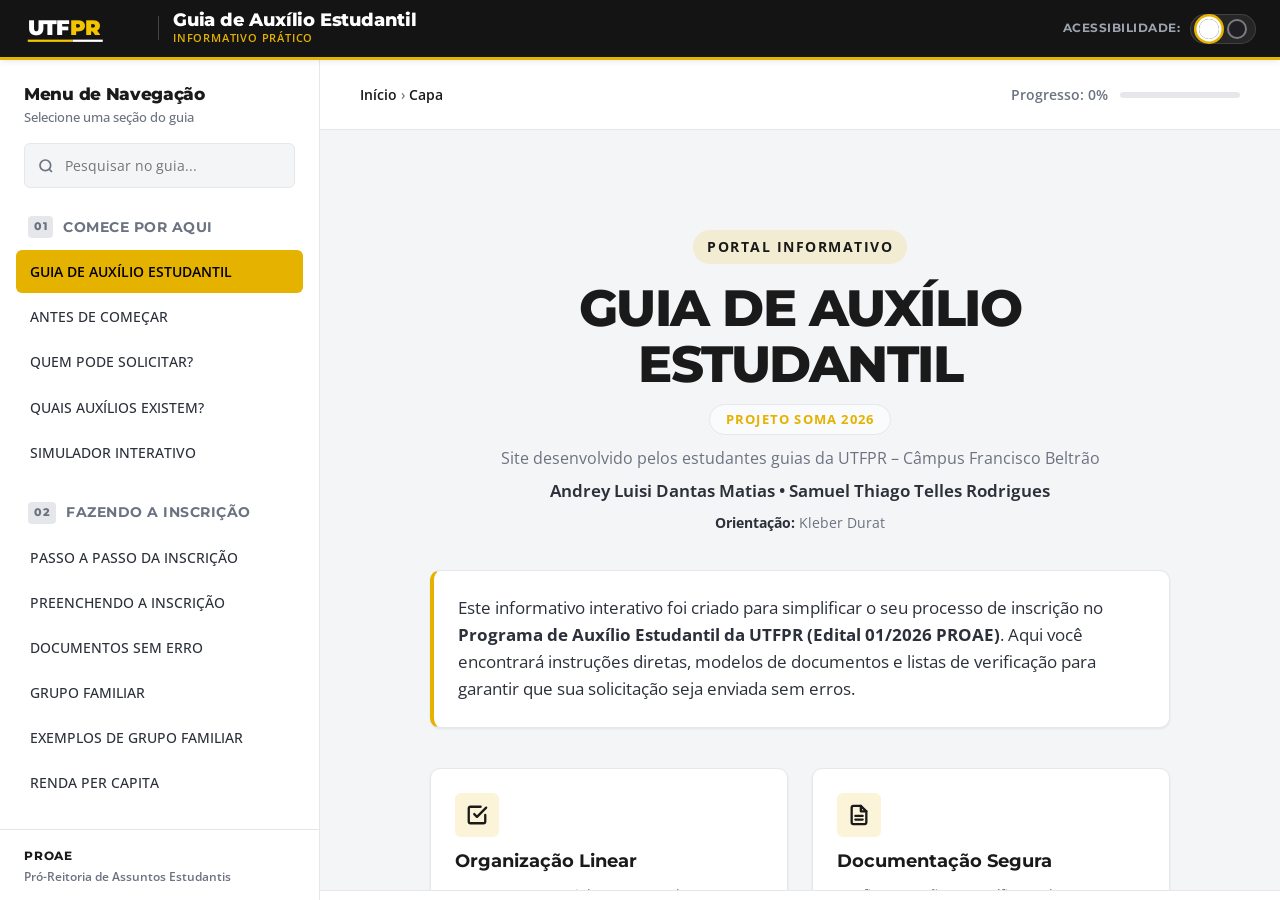
<file: site/index.html>
<!DOCTYPE html>
<html lang="pt-BR" data-theme="light">
<head>
  <meta charset="UTF-8">
  <meta name="viewport" content="width=device-width, initial-scale=1.0">
  <title>Guia Prático - Auxílio Estudantil UTFPR</title>
  <meta name="description" content="Guia passo a passo completo sobre como solicitar o Auxílio Estudantil da UTFPR de forma simples, organizada e sem erros.">
  
  <!-- Fontes do Google -->
  <link rel="preconnect" href="https://fonts.googleapis.com">
  <link rel="preconnect" href="https://fonts.gstatic.com" crossorigin>
  <link href="https://fonts.googleapis.com/css2?family=Montserrat:wght@400;500;600;700;800;900&family=Open+Sans:wght@300;400;500;600;700&display=swap" rel="stylesheet">
  
  <!-- Estilos CSS -->
  <link rel="stylesheet" href="css/style.css">

  <!-- Inicialização Imediata do Tema (Evita FOWT) -->
  <script>
    (function() {
      try {
        var savedTheme = localStorage.getItem('guia_utfpr_theme');
        if (savedTheme) {
          document.documentElement.setAttribute('data-theme', savedTheme);
        } else if (window.matchMedia && window.matchMedia('(prefers-color-scheme: dark)').matches) {
          document.documentElement.setAttribute('data-theme', 'dark');
        }
      } catch(e) {}
    })();
  </script>
</head>
<body>

  <!-- Cabeçalho Superior Unificado (Visual dos Portais da UTFPR) -->
  <header class="app-header">
    <div class="header-left">
      <!-- Botão Hambúrguer para Mobile -->
      <button id="menuToggle" class="menu-toggle-btn" aria-label="Abrir Menu">
        <svg viewBox="0 0 24 24" width="24" height="24" fill="none" stroke="currentColor" stroke-width="2.5">
          <line x1="3" y1="12" x2="21" y2="12"></line>
          <line x1="3" y1="6" x2="21" y2="6"></line>
          <line x1="3" y1="18" x2="21" y2="18"></line>
        </svg>
      </button>
      
      <!-- Logotipo UTFPR estilizado em SVG -->
      <div class="logo-area">
        <svg class="utfpr-logo" viewBox="0 0 160 45" width="120" height="34" fill="currentColor">
          <text x="5" y="32" font-family="'Montserrat', sans-serif" font-weight="900" font-size="28" letter-spacing="-1">
            <tspan fill="#ffffff">UTF</tspan><tspan fill="#F3C400">PR</tspan>
          </text>
          <!-- Listras horizontais institucionais -->
          <rect x="5" y="38" width="60" height="3" fill="#F3C400" />
          <rect x="65" y="38" width="40" height="3" fill="#ffffff" />
        </svg>
        <div class="header-divider"></div>
        <div class="system-title">
          <h1>Guia de Auxílio Estudantil</h1>
          <span class="system-subtitle">Informativo Prático</span>
        </div>
      </div>
    </div>

    <!-- Controles da Direita: Seletor de Temas e Acessibilidade -->
    <div class="header-right">
      <div class="theme-selector">
        <span class="theme-label">Acessibilidade:</span>
        <div class="theme-options-row">
          <button class="theme-opt-btn opt-light" data-theme-val="light" title="Tema Claro" aria-label="Tema Claro"></button>
          <button class="theme-opt-btn opt-dark" data-theme-val="dark" title="Tema Escuro" aria-label="Tema Escuro"></button>
        </div>
      </div>
      <!-- Botão para ciclar temas no mobile -->
      <button id="themeToggleMobile" class="theme-toggle-btn-mobile" aria-label="Mudar Tema">
        <svg viewBox="0 0 24 24" width="20" height="20" fill="none" stroke="currentColor" stroke-width="2.2" stroke-linecap="round" stroke-linejoin="round">
          <circle cx="12" cy="12" r="5"></circle>
          <line x1="12" y1="1" x2="12" y2="3"></line>
          <line x1="12" y1="21" x2="12" y2="23"></line>
          <line x1="4.22" y1="4.22" x2="5.64" y2="5.64"></line>
          <line x1="18.36" y1="18.36" x2="19.78" y2="19.78"></line>
          <line x1="1" y1="12" x2="3" y2="12"></line>
          <line x1="21" y1="12" x2="23" y2="12"></line>
          <line x1="4.22" y1="19.78" x2="5.64" y2="18.36"></line>
          <line x1="18.36" y1="5.64" x2="19.78" y2="4.22"></line>
        </svg>
      </button>
    </div>
  </header>

  <!-- Container principal do App -->
  <div class="app-container">

    <!-- Overlay para fechar menu mobile -->
    <div id="sidebarOverlay" class="sidebar-overlay"></div>

    <!-- Barra Lateral (Sidebar) -->
    <aside id="sidebar" class="sidebar">
      
      <!-- Cabeçalho da Sidebar (Foco no menu) -->
      <div class="sidebar-header">
        <h3>Menu de Navegação</h3>
        <p class="subtitle">Selecione uma seção do guia</p>
      </div>

      <!-- Barra de Busca -->
      <div class="search-box">
        <svg class="search-icon" viewBox="0 0 24 24" width="16" height="16" fill="none" stroke="currentColor" stroke-width="2.5">
          <circle cx="11" cy="11" r="8"></circle>
          <line x1="21" y1="21" x2="16.65" y2="16.65"></line>
        </svg>
        <input type="text" id="searchInput" placeholder="Pesquisar no guia..." aria-label="Pesquisar conteúdo">
        <button id="clearSearch" class="clear-search-btn" style="display: none;">&times;</button>
      </div>

      <!-- Links de Navegação -->
      <nav class="navigation-menu" id="navigationMenu">
        <!-- Inserido dinamicamente via JS -->
      </nav>

      <!-- Rodapé da Sidebar (Estrutura Institucional da Reitoria) -->
      <div class="sidebar-footer">
        <div class="footer-info">
          <p class="section-name">PROAE</p>
          <p class="campus-name">Pró-Reitoria de Assuntos Estudantis</p>
        </div>
      </div>

    </aside>

    <!-- Área de Conteúdo Principal -->
    <main class="main-content">
      
      <!-- Cabeçalho Interno (Breadcrumbs & Progress Tracker) -->
      <div class="content-header">
        <div class="breadcrumbs" id="breadcrumbs">
          <span>Início</span> &rsaquo; <span>Capa</span>
        </div>
        
        <!-- Indicador de progresso de leitura / checklist -->
        <div class="progress-container">
          <span class="progress-text" id="progressText">Progresso: 0%</span>
          <div class="progress-bar-bg">
            <div id="progressBar" class="progress-bar-fill" style="width: 0%;"></div>
          </div>
        </div>
      </div>

      <!-- Wrapper das Páginas do Guia -->
      <article class="page-container" id="pageContainer">
        <!-- Renderizado dinamicamente via JS com animação de fade-in -->
      </article>

      <!-- Navegação Rápida de Páginas (Próxima/Anterior) -->
      <footer class="content-footer">
        <button id="prevBtn" class="nav-btn prev">
          <svg viewBox="0 0 24 24" width="18" height="18" fill="none" stroke="currentColor" stroke-width="2">
            <polyline points="15 18 9 12 15 6"></polyline>
          </svg>
          <span>Anterior</span>
        </button>
        
        <button id="nextBtn" class="nav-btn next">
          <span>Próxima</span>
          <svg viewBox="0 0 24 24" width="18" height="18" fill="none" stroke="currentColor" stroke-width="2">
            <polyline points="9 18 15 12 9 6"></polyline>
          </svg>
        </button>
      </footer>

    </main>

  </div>

  <!-- Banco de Dados do Guia (GUIA_DATA) -->
  <script src="js/data.js"></script>
  <!-- Lógica Principal da Aplicação -->
  <script src="js/app.js"></script>
</body>
</html>
</file>
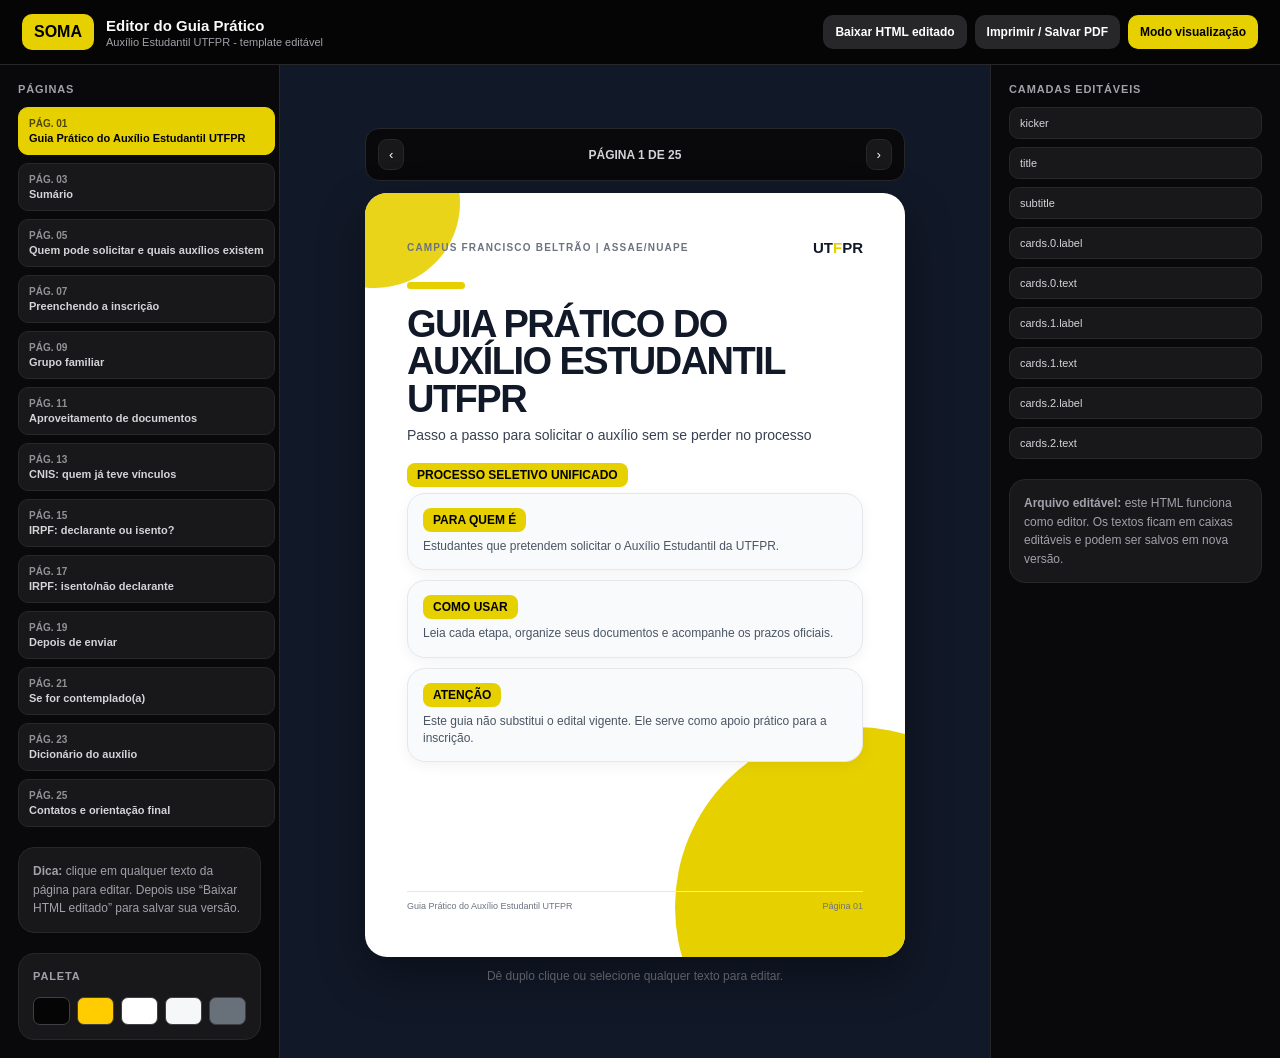
<file: Antigo copiar codigo.html>
<!doctype html>
<html lang="pt-BR">
  <head>
    <meta charset="UTF-8" />
    <meta name="viewport" content="width=device-width, initial-scale=1.0" />
    <title>Guia Prático do Auxílio Estudantil UTFPR - Editor</title>
    <style>
      /* CONFIGURAÇÃO DE CORES E FONTES: Modifique aqui para alterar a identidade visual em todo o guia */
      :root {
        /* --black: Cor escura principal. Usada em cabeçalhos, páginas de capa e caixas de texto com fundo preto.
           - Como editar: Substitua pelo código hexadecimal da nova cor escura (ex: #1c1917).
           - O que muda: Altera o tom escuro de destaque e os fundos de cards escuros por todo o documento. */
        --black: #050505;

        /* --yellow: Cor amarela de destaque da marca UTFPR. Usada em selos, ícones, bordas de seleção ativa e adornos decorativos.
           - Como editar: Substitua pelo hexadecimal de sua nova cor de destaque (ex: #0066cc para azul).
           - O que muda: Modifica a cor de realce, botões amarelos, adornos e miniaturas ativas. */
        --yellow: #e7d000;

        /* --white: Cor branca pura. Usada para o fundo padrão das páginas simuladas e textos em fundos escuros.
           - Como editar: Substitua por outra tonalidade se desejar um fundo diferente (ex: #fffef0 para um tom mais sépia).
           - O que muda: Altera a cor da folha de papel digital das páginas do guia. */
        --white: #ffffff;

        /* --soft: Tom cinza bem claro/suave. Usado para fundo de áreas auxiliares ou paletas.
           - Como editar: Insira uma cor neutra clara (ex: #f1f5f9).
           - O que muda: Altera o contraste sutil de seções internas secundárias. */
        --soft: #f6f7f9;

        /* --gray: Tom cinza médio neutro. Usado para textos secundários de descrição, rodapés e metadados.
           - Como editar: Altere o hexadecimal para controlar o contraste de leitura secundária (ex: #4b5563).
           - O que muda: Altera a tonalidade das descrições menores e notas que não exigem foco total. */
        --gray: #68707a;

        /* --line: Cor das linhas de borda. Usada para delimitar os cards e dividir seções das páginas.
           - Como editar: Insira o hexadecimal para a nova borda (ex: #cbd5e1).
           - O que muda: Altera a espessura visual das bordas e divisores dos elementos internos. */
        --line: #e5e7eb;

        /* --font-title: Família de fontes para os títulos. Usada em títulos grandes, kicker (linhas superiores) e logos.
           - Como editar: Altere o nome da fonte mantendo as fontes de fallback (ex: "Inter", "Arial", sans-serif).
           - O que muda: Altera a tipografia e o estilo visual de todos os títulos principais. */
        --font-title: "Montserrat", "Arial", sans-serif;

        /* --font-body: Família de fontes para o texto corrido. Usada no conteúdo dos cards, dicionários e listas.
           - Como editar: Substitua pela fonte desejada (ex: "Roboto", sans-serif).
           - O que muda: Altera a tipografia das descrições do guia, afetando diretamente a legibilidade. */
        --font-body: "Open Sans", "Segoe UI", Arial, sans-serif;
      }

      /* RESET GLOBAL (*): Remove inconsistências padrão de dimensionamento dos elementos HTML.
         - Como editar: Adicione margens globais se precisar de respiros adicionais na raiz.
         - O que muda: Alinha o comportamento de box-sizing (incluir bordas no cálculo de tamanho) de forma unificada no navegador. */
      * {
        box-sizing: border-box;
      }

      /* CORPO DO DOCUMENTO (body): Configura a base visual do editor web.
         - Como editar: Altere o "background" caso queira mudar a cor de fundo por trás dos painéis.
         - O que muda: O fundo de toda a área externa ao redor da folha digital de edição. */
      body {
        margin: 0;
        background: #111827;
        color: #f9fafb;
        font-family: var(--font-body);
      }

      /* CABEÇALHO DO EDITOR (.header): A barra superior fixa na tela que hospeda botões de controle e marca.
         - Como editar: Altere o "background" para mudar a cor da barra ou "padding" para alterar sua altura física.
         - O que muda: Visual da barra superior fixa no topo do navegador. */
      .header {
        position: sticky;
        top: 0;
        z-index: 50;
        background: #050505;
        border-bottom: 1px solid #27272a;
        padding: 14px 22px;
        display: flex;
        align-items: center;
        justify-content: space-between;
        gap: 16px;
        flex-wrap: wrap;
      }

      /* ÁREA DA LOGOMARCA (.brand): Flexbox para alinhar horizontalmente o badge e títulos institucionais.
         - Como editar: Mude o "gap" para afastar ou aproximar o emblema "SOMA" do texto do título.
         - O que muda: O espaçamento horizontal na logomarca. */
      .brand {
        display: flex;
        align-items: center;
        gap: 12px;
      }

      /* EMBLEMA "SOMA" (.badge): Selo com a marca em destaque amarelo no topo esquerdo.
         - Como editar: Mude a cor do fundo em "background", ou use "border-radius" se quiser cantos retos (ex: 0px).
         - O que muda: A aparência da etiqueta amarela de destaque na marca. */
      .badge {
        background: var(--yellow);
        color: #000;
        font-weight: 900;
        font-family: var(--font-title);
        padding: 9px 12px;
        border-radius: 10px;
      }

      /* TÍTULO DA MARCA (.brand h1): Título principal no topo do editor.
         - Como editar: Modifique "font-size" se preferir que o título tenha maior ou menor relevância visual.
         - O que muda: O tamanho do texto do cabeçalho do editor. */
      .brand h1 {
        font-family: var(--font-title);
        font-size: 15px;
        margin: 0;
      }

      /* DESCRIÇÃO DA MARCA (.brand p): Linha secundária de descrição curta abaixo do título do editor.
         - Como editar: Modifique a cor em "color" se desejar um texto com mais contraste (ex: #ffffff).
         - O que muda: O texto cinza de descrição curta no topo esquerdo. */
      .brand p {
        font-size: 11px;
        color: #a1a1aa;
        margin: 2px 0 0;
      }

      /* CONJUNTO DE AÇÕES (.actions): Agrupamento dos botões de controle do editor à direita.
         - Como editar: Altere "gap" para aproximar ou afastar os botões horizontais.
         - O que muda: Distribuição espacial dos botões na barra superior. */
      .actions {
        display: flex;
        gap: 8px;
        flex-wrap: wrap;
      }

      /* BOTÃO BASE (.btn): Regras estéticas base compartilhadas por todos os botões da barra.
         - Como editar: Altere "padding" se desejar botões mais altos ou largos, ou "border-radius" para alterar os cantos.
         - O que muda: O formato e o tamanho base dos botões na barra superior. */
      .btn {
        border: 0;
        border-radius: 10px;
        padding: 10px 12px;
        font-weight: 800;
        font-size: 12px;
        cursor: pointer;
      }

      /* BOTÃO DE REALCE (.btn-yellow): Visual para o botão de ativar/desativar modo de visualização.
         - Como editar: Altere para outra variável de cor se quiser usar um destaque azul ou cinza.
         - O que muda: Apenas a cor de destaque do botão de Modo Visualização. */
      .btn-yellow {
        background: var(--yellow);
        color: #000;
      }

      /* BOTÃO ESCURO (.btn-dark): Botão secundário para exportar dados e imprimir.
         - Como editar: Altere o fundo "background" (ex: #3f3f46) para dar mais contraste.
         - O que muda: Aparência física dos botões "Baixar HTML" e "Imprimir / Salvar PDF". */
      .btn-dark {
        background: #27272a;
        color: #fff;
      }

      /* GRID DO WORKSPACE: Divide a tela do editor em 3 colunas (Painel Esquerdo, Canvas Central, Painel Direito)
         - Como editar: Altere os valores de tamanho das colunas laterais (ex: 300px 1fr 300px) em "grid-template-columns".
         - O que muda: A proporção física de espaço ocupada pelas barras de ferramentas laterais na tela do monitor. */
      .workspace {
        display: grid;
        grid-template-columns: 280px 1fr 290px;
        min-height: calc(100vh - 64px);
      }

      /* PAINEL LATERAL GERAL: Configura a barra de navegação/camadas com cor escura e rolagem se necessário
         - Como editar: Altere o recuo em "padding" para dar mais respiro nas bordas ou mude o fundo em "background" para clarear os painéis.
         - O que muda: A cor de fundo e o distanciamento do conteúdo interno nos painéis laterais. */
      .sidebar {
        background: #09090b;
        border-right: 1px solid #27272a;
        padding: 18px;
        overflow: auto;
      }

      /* PAINEL DIREITO: Ajusta as bordas especificamente para o lado direito da tela
         - Como editar: Se desejar uma borda com cor diferente, altere "border-left" (ex: 1px solid var(--yellow)).
         - O que muda: Inverte a borda separadora lateral, removendo-a da direita e fixando-a na esquerda. */
      .rightbar {
        border-right: 0;
        border-left: 1px solid #27272a;
      }

      /* TÍTULO DE SEÇÃO DOS PAINÉIS: Estiliza os cabeçalhos de miniaturas, paleta e camadas
         - Como editar: Altere a cor em "color" ou altere a propriedade "letter-spacing" para expandir a distância das letras.
         - O que muda: Visualização dos pequenos títulos cinzas em caixa alta nas laterais (ex: PÁGINAS, CAMADAS EDITÁVEIS). */
      .section-title {
        font-size: 11px;
        color: #a1a1aa;
        text-transform: uppercase;
        font-weight: 900;
        letter-spacing: 0.08em;
        margin: 0 0 12px;
      }

      /* CONTÊINER DAS MINIATURAS: Grid de 2 colunas para listar as visualizações das páginas
         - Como editar: Altere para "1fr" se preferir que as miniaturas das páginas sejam exibidas uma abaixo da outra em lista única.
         - O que muda: A quantidade de colunas e o alinhamento das miniaturas de página na barra esquerda. */
      .thumbs {
        display: grid;
        grid-template-columns: 1fr 1fr;
        gap: 8px;
      }

      /* BOTÃO DE MINIATURA INDIVIDUAL: Configura o botão que leva à página selecionada
         - Como editar: Altere "border-radius" ou aumente o "padding" se desejar caixas de miniatura mais altas.
         - O que muda: O visual de cada bloco de miniatura cinza na lateral esquerda. */
      .thumb {
        background: #18181b;
        border: 1px solid #27272a;
        border-radius: 10px;
        color: #d4d4d8;
        padding: 10px;
        cursor: pointer;
        text-align: left;
      }

      /* MINIATURA ATIVA: Destaca em amarelo a página que está sendo exibida no momento
         - Como editar: Modifique "background" se quiser usar outra cor de destaque ativo (ex: azul, vermelho).
         - O que muda: A cor da miniatura correspondente à página visualizada no momento. */
      .thumb.active {
        background: var(--yellow);
        border-color: var(--yellow);
        color: #000;
      }

      /* NÚMERO NA MINIATURA (.thumb .num): Estilo do contador "PÁG. 01".
         - Como editar: Altere a propriedade "opacity" se desejar que a numeração fique mais ou menos visível.
         - O que muda: O destaque do rótulo numérico da página no canto superior das miniaturas. */
      .thumb .num {
        font-size: 10px;
        font-weight: 900;
        opacity: 0.65;
      }

      /* TÍTULO NA MINIATURA (.thumb .ttl): Título que resume o tema da página na barra lateral.
         - Como editar: Altere "font-size" se as letras parecerem muito pequenas ou remova "white-space: nowrap" se quiser que o título quebre linhas.
         - O que muda: Como o nome das páginas é exibido sob a numeração na miniatura. */
      .thumb .ttl {
        font-size: 11px;
        font-weight: 700;
        white-space: nowrap;
        overflow: hidden;
        text-overflow: ellipsis;
        margin-top: 3px;
      }

      /* CAIXA DE DICAS E INSTRUÇÕES: Blocos informativos com bordas arredondadas e textos de apoio
         - Como editar: Mude "background" se quiser que as dicas fiquem em caixas mais destacadas ou mude o recuo em "padding".
         - O que muda: A aparência das caixas de dica do editor de cor cinza escuro nas duas barras. */
      .hint {
        background: #18181b;
        border: 1px solid #27272a;
        border-radius: 16px;
        padding: 14px;
        font-size: 12px;
        color: #a1a1aa;
        line-height: 1.55;
        margin-top: 20px;
      }

      /* PALETA DE CORES DA BARRA LATERAL: Grid de 5 colunas para mostrar a amostra das cores da marca SOMA/UTFPR
         - Como editar: Altere o valor de "gap" para aproximar os pequenos blocos de cores.
         - O que muda: Organização visual das amostras cromáticas de apoio na barra esquerda. */
      .palette {
        display: grid;
        grid-template-columns: repeat(5, 1fr);
        gap: 7px;
      }

      /* AMOSTRAS DE CORES (.sw de Swatch): Representação visual quadrada com a cor correspondente
         - Como editar: Modifique "height" ou "border-radius" para obter amostras redondas (ex: 50% de border-radius).
         - O que muda: O formato e altura dos círculos/quadrados da paleta de cores lateral. */
      .sw {
        height: 28px;
        border-radius: 7px;
        border: 1px solid #3f3f46;
      }

      /* CONTAINER DA ÁREA DE TRABALHO (Canvas): Centraliza a folha de papel digital na tela com fundo cinza/azul escuro
         - Como editar: Mude o "background" (ex: #000000) se desejar clarear/escurecer a área que contorna a página simulada.
         - O que muda: A cor de fundo geral da parte central do editor de páginas. */
      .canvas-wrap {
        background: #111827;
        display: flex;
        align-items: center;
        justify-content: center;
        padding: 24px;
        overflow: auto;
      }

      /* COMPONENTE INTERNO DO CANVAS: Controla a largura máxima para manter a folha sempre legível e centralizada
         - Como editar: Modifique a largura em "width: min(92vw, 540px)" para alargar as páginas no monitor (ex: 600px).
         - O que muda: O tamanho físico ocupado pela folha na tela central de edição. */
      .canvas-inner {
        width: min(92vw, 540px);
      }

      /* BARRA DE NAVEGAÇÃO DO CANVAS: Container preto que abriga as setas e o indicador da página ativa
         - Como editar: Altere "border-radius" se preferir cantos totalmente quadrados (ex: 0px) ou mude as margens em "margin-bottom".
         - O que muda: A caixa de paginação que fica acima da folha virtual de desenho. */
      .navline {
        display: flex;
        align-items: center;
        justify-content: space-between;
        margin-bottom: 12px;
        background: #09090b;
        border: 1px solid #27272a;
        border-radius: 14px;
        padding: 10px 12px;
      }

      /* BOTÕES DE NAVEGAÇÃO DA PÁGINA (‹ e ›): Configura o visual interativo das setas de retroceder/avançar
         - Como editar: Mude "background" ou a cor das setas se preferir botões com mais brilho.
         - O que muda: As setas de controle de avançar e voltar de página no topo do canvas. */
      .navline button {
        background: #18181b;
        color: #fff;
        border: 1px solid #27272a;
        border-radius: 9px;
        padding: 7px 10px;
        cursor: pointer;
      }

      /* INDICADOR DE PÁGINA EM TEXTO: Estiliza o número central que mostra a página (ex: PÁGINA 1 DE 24)
         - Como editar: Modifique "color" se desejar que o texto chame mais atenção ou mude "font-size".
         - O que muda: A numeração da página impressa na barra preta de navegação. */
      .navline span {
        font-family: var(--font-title);
        font-size: 12px;
        font-weight: 800;
        color: #d4d4d8;
      }

      /* MODELO DA FOLHA DE PAPEL (.page): Simula a proporção exata de um papel A4 vertical (proporção 1:1.414), com sombra e bordas arredondadas
         - Como editar: Se desejar folhas com cantos totalmente retos, mude "border-radius: 0;". Aumente a sombra em "box-shadow" se quiser dar mais destaque 3D.
         - O que muda: A moldura física, cantos e a sombra projetada da folha no editor. */
      .page {
        width: 100%;
        aspect-ratio: 1/1.414;
        background: #fff;
        color: #111827;
        position: relative;
        overflow: hidden;
        border-radius: 22px;
        box-shadow: 0 18px 45px rgba(0, 0, 0, 0.35);
      }

      /* ADORNO DE PÁGINA (Círculo Amarelo inferior direito): Círculo decorativo dinâmico que simula a identidade visual do guia
         - Como editar: Se preferir remover esta decoração amarela nas páginas, comente este seletor. Modifique "width" e "height" para alterar seu diâmetro.
         - O que muda: O círculo amarelo posicionado no canto inferior direito de cada folha do guia. */
      .page:before {
        content: "";
        position: absolute;
        inset: auto -120px -120px auto;
        width: 280px;
        height: 280px;
        background: var(--yellow);
        border-radius: 50%;
        opacity: 0.95;
      }

      /* ADORNO DE PÁGINA (Círculo Diagonais superior esquerdo): Detalhe decorativo escuro com padrão que complementa o design
         - Como editar: Mude as coordenadas "left" e "top" para mover o detalhe decorativo listrado preto.
         - O que muda: O adorno gráfico listrado no canto superior esquerdo de todas as páginas comuns do guia. */
      .page:after {
        content: "";
        position: absolute;
        left: -75px;
        top: -75px;
        width: 170px;
        height: 170px;
        border-radius: 50%;
        background: linear-gradient(135deg, #000 20%, transparent 20%);
        opacity: 0.96;
      }

      /* RECUO DE CONTEÚDO DA FOLHA (.page-content): Margem interna para que textos e elementos não fiquem colados na borda física do papel.
         - Como editar: Altere "padding" se precisar de margens de segurança maiores para seus textos na folha (ex: 40px).
         - O que muda: O alinhamento interno e o limite de preenchimento do conteúdo de cada folha. */
      .page-content {
        position: absolute;
        inset: 0;
        padding: 38px 38px 30px;
        display: flex;
        flex-direction: column;
        z-index: 2;
      }

      /* MINI BARRA INSTITUCIONAL (.topbar): Linha que separa o kicker superior do logo UTFPR no topo da página.
         - Como editar: Ajuste "margin-bottom" se desejar afastar mais a linha institucional do título da seção.
         - O que muda: Espaçamento de cabeçalho interno das folhas. */
      .topbar {
        display: flex;
        align-items: center;
        justify-content: space-between;
        margin-bottom: 18px;
      }

      /* LOGOTIPO UTFPR NA FOLHA (.mini-logo): Formatação estilizada do nome da UTFPR na página.
         - Como editar: Modifique "font-size" se quiser aumentar ou diminuir a marca d'água no topo direito.
         - O que muda: A aparência da marca "UTFPR" impressa no topo das páginas internas. */
      .mini-logo {
        font-family: var(--font-title);
        font-weight: 900;
        font-size: 15px;
      }

      /* REALCE AMARELO NA LOGOMARCA (.mini-logo span): Destaque amarelo na letra "F" da UTFPR.
         - Como editar: Troque a propriedade "color" se decidir mudar a paleta de realce em todo o documento.
         - O que muda: A cor da letra "F" na marca UTFPR interna do guia. */
      .mini-logo span {
        color: var(--yellow);
      }

      /* LINHA DE APOIO / KICKER (.kicker): Texto pequeno e espaçado em caixa alta acima do título principal.
         - Como editar: Modifique "letter-spacing" se desejar letras mais comprimidas ou "color" se desejar maior nitidez.
         - O que muda: O pre-título (ex: "CAMPUS FRANCISCO BELTRÃO | ASSAE/NUAPE"). */
      .kicker {
        font-size: 10px;
        font-weight: 900;
        letter-spacing: 0.12em;
        color: #6b7280;
        text-transform: uppercase;
      }

      /* TÍTULO DA PÁGINA (.title): Configura a exibição tipográfica das seções do guia.
         - Como editar: Altere "font-size" se algum título longo acabar quebrando muitas linhas ou mude a propriedade "letter-spacing" para dar mais espaço.
         - O que muda: O tamanho do título principal em todas as páginas normais do guia. */
      .title {
        font-family: var(--font-title);
        font-size: 33px;
        line-height: 0.98;
        font-weight: 900;
        text-transform: uppercase;
        margin: 0 0 8px;
        letter-spacing: -0.04em;
      }

      /* DESTAQUE DO TÍTULO (.title .yellow): Aplica a cor de realce em trechos específicos do título.
         - Como editar: Mude a variável se alterar a paleta principal.
         - O que muda: Trechos de títulos destacados em amarelo. */
      .title .yellow {
        color: var(--yellow);
      }

      /* SUBTÍTULO DA SEÇÃO (.subtitle): Texto explicativo resumido localizado abaixo do título da página.
         - Como editar: Altere "color" ou aumente a fonte em "font-size" para melhorar o conforto na leitura de tela.
         - O que muda: O bloco de texto descritivo secundário no topo das folhas. */
      .subtitle {
        font-size: 14px;
        line-height: 1.35;
        color: #374151;
        margin: 0 0 18px;
      }

      /* MARCADOR DE DESIGN (.yellow-bar): Pequeno traço horizontal amarelo posicionado abaixo do subtítulo.
         - Como editar: Modifique "width" ou "height" para alterar o comprimento e espessura do marcador, ou comente a regra para ocultá-lo.
         - O que muda: A barrinha horizontal amarela no início do conteúdo da página. */
      .yellow-bar {
        width: 58px;
        height: 7px;
        background: var(--yellow);
        border-radius: 99px;
        margin: 8px 0 17px;
      }

      /* CONTEÚDO PRINCIPAL DA FOLHA (.content-area): Flexbox vertical que organiza e distribui os componentes dentro da página.
         - Como editar: Altere a propriedade "gap" para afastar ou aproximar verticalmente os blocos que compõem as páginas.
         - O que muda: Espaçamento entre os cartões de conteúdo. */
      .content-area {
        flex: 1;
        display: flex;
        flex-direction: column;
        gap: 10px;
      }

      /* CARD DE CONTEÚDO (.card): Bloco retangular arredondado que agrupa informações.
         - Como editar: Modifique o recuo interno em "padding" ou o arredondamento dos cantos em "border-radius".
         - O que muda: As molduras que delimitam cada card com borda fina padrão. */
      .card {
        background: #fff;
        border: 1px solid var(--line);
        border-radius: 18px;
        padding: 14px 15px;
        box-shadow: 0 4px 14px rgba(17, 24, 39, 0.05);
      }

      /* VARIANTE CINZA DO CARD (.card.gray): Variante padrão dos cards com fundo cinza muito claro.
         - Como editar: Altere o hexadecimal em "background" (ex: #f1f5f9) para obter cartões de outra tonalidade.
         - O que muda: O tom de cinza de fundo dos cards internos. */
      .card.gray {
        background: #f8fafc;
      }

      /* VARIANTE PRETA DO CARD (.card.black): Variante para cartões em destaque escuro absoluto.
         - Como editar: Altere a cor do fundo ou a cor da borda se não quiser usar preto absoluto.
         - O que muda: Cards escuros de destaque internos de algumas páginas. */
      .card.black {
        background: #050505;
        color: #fff;
        border-color: #050505;
      }

      /* MARCADOR DE TÍTULO DO CARD (.label): Badge que identifica a categoria ou título de cada card.
         - Como editar: Ajuste "border-radius" ou as margens em "margin-bottom" para posicionar melhor em relação ao texto do card.
         - O que muda: As etiquetas amarelas (tags) de título que marcam cada informação. */
      .label {
        display: inline-block;
        font-family: var(--font-title);
        font-size: 12px;
        font-weight: 900;
        text-transform: uppercase;
        background: var(--yellow);
        padding: 5px 10px;
        border-radius: 8px;
        margin-bottom: 6px;
        color: #000;
      }

      /* TEXTO DOS CARDS (.text): Formata as descrições em parágrafo nos cards normais.
         - Como editar: Modifique "line-height" para melhorar o distanciamento das linhas do texto ou mude a cor para outro tom de cinza/preto.
         - O que muda: A leitura do texto corrido principal contido nos cards cinzas. */
      .text {
        font-size: 12px;
        line-height: 1.45;
        color: #4b5563;
      }

      /* TEXTO DOS CARDS ESCUROS: Garante contraste de leitura no fundo preto.
         - Como editar: Troque pelo hexadecimal cinza desejado (ex: #cbd5e1).
         - O que muda: As fontes contidas nos cards com fundo preto. */
      .black .text {
        color: #e5e7eb;
      }

      /* BLOCO DE ALERTA DO RODAPÉ (.highlight): Destaque especial no rodapé das páginas para avisos críticos.
         - Como editar: Altere "border-radius" se quiser cantos mais retos ou modifique o recuo interno em "padding".
         - O que muda: A aparência visual do bloco de rodapé preto que chama a atenção com avisos (ex: "Sem protocolo, considere não concluída"). */
      .highlight {
        margin-top: auto;
        background: #050505;
        color: #fff;
        border-radius: 20px;
        padding: 14px 16px;
        display: flex;
        gap: 12px;
        align-items: flex-start;
      }

      /* CÍRCULO DO ALERTA (.highlight .icon): Círculo amarelo que hospeda a exclamação.
         - Como editar: Mude "width" e "height" para ajustar o tamanho do círculo ou mude a cor do fundo.
         - O que muda: O tamanho do indicador redondo de exclamação no bloco de alerta. */
      .highlight .icon {
        min-width: 36px;
        height: 36px;
        border-radius: 50%;
        background: var(--yellow);
        color: #000;
        display: flex;
        align-items: center;
        justify-content: center;
        font-weight: 900;
      }

      /* TEXTO DO ALERTA (.highlight .htext): Texto descritivo interno do alerta.
         - Como editar: Mude o "font-size" se preferir letras maiores ou "line-height" para ajustar as linhas.
         - O que muda: A aparência e o tamanho do texto dentro dos avisos pretos de rodapé. */
      .highlight .htext {
        font-size: 12px;
        line-height: 1.4;
      }

      /* RODAPÉ DO DOCUMENTO (.footer): Mostra o nome do guia e o número correspondente da folha.
         - Como editar: Modifique a cor em "color" se desejar metadados mais legíveis ou altere o divisor em "border-top".
         - O que muda: Visual da linha divisória e o tamanho do texto de apoio na base da folha. */
      .footer {
        font-size: 9px;
        color: #6b7280;
        border-top: 1px solid #e5e7eb;
        padding-top: 9px;
        margin-top: 14px;
        display: flex;
        justify-content: space-between;
        gap: 12px;
      }

      /* ESTILOS DA CAPA (.cover): Sobrescreve as configurações de cores da folha exclusivamente na página 1 (Capa).
         - Como editar: Modifique "background" (originalmente #050505, alterado para var(--white) a pedido do usuário).
         - O que muda: O fundo da folha de capa agora é branco, combinando com as páginas internas. */
      .cover {
        background: var(--white);
        color: #111827;
      }

      /* ADORNO DE PÁGINA DA CAPA (Círculo Amarelo ampliado): Amplia o diâmetro do adorno amarelo no rodapé da capa.
         - Como editar: Aumente as dimensões "width" e "height" se quiser um círculo que cubra maior parte do rodapé.
         - O que muda: O círculo amarelo decorativo apenas na capa. */
      .cover:before {
        width: 360px;
        height: 360px;
        right: -130px;
        bottom: -130px;
        opacity: 1;
      }

      /* ADORNO DE PÁGINA DA CAPA (Grafismo superior esquerdo amarelo): Altera as cores do adorno superior na capa para amarelo.
         - Como editar: Mude para outra variável de cor ou reduza a opacidade em "opacity".
         - O que muda: A cor decorativa das listras do canto superior esquerdo exclusivamente na página de capa. */
      .cover:after {
        background: var(--yellow);
        opacity: 0.9;
      }

      /* RECUO DE CONTEÚDO NA CAPA: Dá um espaçamento interno maior e diferenciado para a capa.
         - Como editar: Mude o recuo em "padding" para mover os títulos mais para dentro ou para fora da capa.
         - O que muda: O alinhamento dos elementos centrais na folha de capa. */
      .cover .page-content {
        padding: 46px 42px;
      }

      /* TÍTULO DA CAPA: Título principal ampliado da página inicial do guia.
         - Como editar: Aumente para "40px" ou mais se desejar que o título chame ainda mais atenção.
         - O que muda: O tamanho do título "Guia Prático..." em preto na capa. */
      .cover .title {
        font-size: 38px;
        color: #111827;
      }

      /* SUBTÍTULO DA CAPA: Texto explicativo secundário da capa em tom cinza-escuro.
         - Como editar: Ajuste a cor se preferir um tom mais claro ou mais escuro.
         - O que muda: A cor das letras do subtítulo inicial. */
      .cover .subtitle {
        color: #374151;
      }

      /* CARDS DE CONTEÚDO DA CAPA: Ajusta as bordas e fundos dos cartões da capa para combinar com o tema claro.
         - Como editar: Modifique "background" ou "border-color" se quiser cards de outras cores na capa.
         - O que muda: O fundo e as bordas dos cards explicativos da capa agora são claros. */
      .cover .card {
        background: #f8fafc;
        border-color: var(--line);
        color: #111827;
      }

      /* TEXTO DO CARD NA CAPA: Texto dos cards da capa em cinza escuro para contraste.
         - Como editar: Troque pelo hexadecimal cinza desejado (ex: #4b5563).
         - O que muda: A leitura das descrições internas nos blocos da capa. */
      .cover .text {
        color: #4b5563;
      }

      /* RODAPÉ DA CAPA: Divisor e metadados no rodapé da capa.
         - Como editar: Modifique a cor em "color" se desejar realçar os contatos no rodapé da capa.
         - O que muda: A cor e a linha do rodapé na página de capa agora são cinzas suaves. */
      .cover .footer {
        border-color: var(--line);
        color: #6b7280;
      }

      /* CONTAINER DO SUMÁRIO (.toc-grid): Organiza os tópicos do sumário em duas colunas para evitar estouro de página.
         - Como editar: Altere "grid-template-columns" se quiser mudar o número de colunas (ex: 1fr para coluna única).
         - O que muda: O sumário será dividido em duas colunas organizadas lado a lado. */
      .toc-grid {
        display: grid;
        grid-template-columns: 1fr 1fr;
        gap: 10px 16px;
        align-items: start;
      }

      /* LINHA DO SUMÁRIO (.toc-row): Layout de cada linha do sumário (Página 3).
         - Como editar: Altere o tamanho da coluna esquerda em "36px" para dar mais espaço ao texto na coluna estreita.
         - O que muda: O alinhamento horizontal dos tópicos no sumário. */
      .toc-row {
        display: grid;
        grid-template-columns: 36px 1fr;
        gap: 8px;
        align-items: stretch;
      }

      /* NÚMERO DO GRUPO NO SUMÁRIO (.toc-num): Caixa preta contendo o número amarelo.
         - Como editar: Mude "font-size" (reduzido de 24px para 16px) ou o arredondamento "border-radius" (reduzido para 10px).
         - O que muda: As caixas com a numeração dos capítulos (ex: "01", "02") na página de sumário. */
      .toc-num {
        background: #050505;
        color: var(--yellow);
        border-radius: 10px;
        display: flex;
        align-items: center;
        justify-content: center;
        font-family: var(--font-title);
        font-weight: 900;
        font-size: 16px;
      }

      /* CAIXA DE CONTEÚDO DO SUMÁRIO (.toc-box): Bloco que agrupa a lista de páginas de cada capítulo.
         - Como editar: Altere o recuo em "padding" (reduzido de 9px 12px para 6px 10px) para economizar espaço vertical.
         - O que muda: O contorno e fundo dos cards de sumário. */
      .toc-box {
        background: #fff;
        border: 1px solid #e5e7eb;
        border-radius: 12px;
        padding: 6px 10px;
      }

      /* TÍTULO DO GRUPO NO SUMÁRIO (.toc-title): Tag amarela identificadora de cada capítulo do sumário.
         - Como editar: Ajuste o recuo interno "padding" ou mude a fonte em "font-size" (reduzido para 10.5px).
         - O que muda: O tamanho do badge amarelo com o nome do capítulo (ex: "Comece por aqui"). */
      .toc-title {
        font-family: var(--font-title);
        font-weight: 900;
        font-size: 10.5px;
        text-transform: uppercase;
        background: var(--yellow);
        display: inline-block;
        padding: 3px 6px;
        border-radius: 5px;
        margin-bottom: 4px;
      }

      /* LISTA DE PÁGINAS NO SUMÁRIO (.toc-items): Listagem com marcadores de tópicos.
         - Como editar: Ajuste "font-size" (reduzido para 9.5px) ou "line-height" (reduzido para 1.25).
         - O que muda: A disposição e o espaçamento dos títulos das páginas sob cada capítulo. */
      .toc-items {
        font-size: 9.5px;
        line-height: 1.25;
        color: #374151;
        margin: 0;
        padding-left: 12px;
      }

      /* ESTRUTURA DE CHECKLIST (.check-list): Empilha verticalmente os itens com marcador de check (visto).
         - Como editar: Altere a distância vertical entre os itens em "gap" (ex: 12px).
         - O que muda: O espaçamento geral dos itens do checklist. */
      .check-list {
        display: flex;
        flex-direction: column;
        gap: 8px;
      }

      /* ITEM DE VERIFICAÇÃO (.check-item): Linha contendo a marca de visto e o texto.
         - Como editar: Altere "border" ou comente para obter uma lista sem caixas delimitadoras de borda.
         - O que muda: O contorno de todas as etapas de checklist (ex: "Leia o edital...", "Separe documentos..."). */
      .check-item {
        display: grid;
        grid-template-columns: 26px 1fr;
        gap: 9px;
        align-items: start;
        background: #fff;
        border: 1px solid #e5e7eb;
        border-radius: 14px;
        padding: 10px 12px;
      }

      /* CÍRCULO DO VISTO (.check-dot): Círculo amarelo que abriga o caractere "✓".
         - Como editar: Ajuste "width" e "height" se preferir marcadores menores ou altere a cor de fundo.
         - O que muda: O visual do marcador de check circular amarelo. */
      .check-dot {
        width: 24px;
        height: 24px;
        border-radius: 50%;
        background: var(--yellow);
        display: flex;
        align-items: center;
        justify-content: center;
        font-weight: 900;
        color: #000;
      }

      /* TEXTO DO CHECKLIST (.check-text): Texto da etapa a ser verificada.
         - Como editar: Altere a cor do texto ou modifique "font-size" se preferir letras maiores nas listagens.
         - O que muda: O visual de texto descritivo dos checklists. */
      .check-text {
        font-size: 12px;
        line-height: 1.35;
        color: #374151;
      }

      /* CRONOGRAMA / TIMELINE (.timeline): Linha guia vertical conectando os passos.
         - Como editar: Altere a cor em "border-left" ou aumente a distância da linha em "padding-left".
         - O que muda: O visual da linha guia vertical esquerda que forma o cronograma. */
      .timeline {
        border-left: 3px solid #e5e7eb;
        margin-left: 13px;
        padding-left: 18px;
        display: flex;
        flex-direction: column;
        gap: 10px;
      }

      /* PASSO DO CRONOGRAMA (.step): Bloco contendo cada etapa da linha do tempo.
         - Como editar: Aumente a distância em "gap" no elemento pai se quiser afastar os passos sequenciais.
         - O que muda: Espaçamento vertical de cada etapa da linha do tempo. */
      .step {
        position: relative;
      }

      /* MARCADOR CIRCULAR SOBRE A LINHA VERTICAL: Círculo amarelo que indica a etapa.
         - Como editar: Modifique "left: -28px" se alterar a margem do cronograma para centralizar de forma correta.
         - O que muda: O alinhamento horizontal dos círculos amarelos sobre a linha vertical do cronograma. */
      .step:before {
        content: "";
        position: absolute;
        left: -28px;
        top: 3px;
        width: 16px;
        height: 16px;
        border-radius: 50%;
        background: var(--yellow);
        border: 4px solid #fff;
      }

      /* ALTERNÂNCIA DE CORES DOS PASSOS: Círculo escuro para os passos pares do cronograma.
         - Como editar: Altere a cor para amarelo se preferir que todas as bolinhas da timeline tenham a mesma cor.
         - O que muda: A cor dos marcadores das etapas 2, 4, 6... */
      .step:nth-child(even):before {
        background: #050505;
      }

      /* TÍTULO DA ETAPA DO CRONOGRAMA (.step-title): Texto de cabeçalho da etapa (ex: "1. Portal do Aluno").
         - Como editar: Altere a cor ou a tipografia em "font-family" para combinar com a identidade visual da marca.
         - O que muda: A aparência dos cabeçalhos numéricos das etapas do cronograma. */
      .step-title {
        font-family: var(--font-title);
        font-size: 12px;
        font-weight: 900;
        color: #111827;
      }

      /* TEXTO DA ETAPA (.step-text): Descrição da ação que o estudante deve tomar.
         - Como editar: Altere "font-size" se desejar aumentar o tamanho do texto explicativo das etapas.
         - O que muda: A leitura do texto explicativo contido sob o título de cada etapa do cronograma. */
      .step-text {
        font-size: 11.5px;
        line-height: 1.35;
        color: #4b5563;
      }

      /* CAIXA DE FÓRMULA (.formula): Destaque visual escuro para exibir a equação de cálculo socioeconômico.
         - Como editar: Ajuste "padding" para caixas maiores ou altere o tamanho da fonte em "font-size" para dar mais ênfase.
         - O que muda: O design da caixa de fórmulas matemáticas da página "Renda per capita". */
      .formula {
        background: #050505;
        color: #fff;
        border-radius: 18px;
        padding: 18px;
        text-align: center;
        font-family: var(--font-title);
        font-size: 17px;
        font-weight: 900;
        margin-bottom: 12px;
      }

      /* LISTA DO DICIONÁRIO (.dict): Layout vertical para glossário e termos.
         - Como editar: Modifique "gap" se quiser as palavras do glossário mais afastadas.
         - O que muda: Alinhamento geral do dicionário administrativo. */
      .dict {
        display: grid;
        grid-template-columns: 1fr;
        gap: 7px;
      }

      /* TERMO INDIVIDUAL (.term): Linha contendo a palavra e o significado correspondente.
         - Como editar: Altere "border-bottom: 1px dashed #d1d5db" se quiser uma linha contínua sólida ou preferir ocultar a linha tracejada de separação.
         - O que muda: O divisor gráfico localizado sob cadaverbete do glossário. */
      .term {
        display: grid;
        grid-template-columns: 105px 1fr;
        gap: 8px;
        align-items: start;
        border-bottom: 1px dashed #d1d5db;
        padding-bottom: 6px;
      }

      /* PALAVRA CHAVE DO DICIONÁRIO (.term strong): Palavra chave em destaque negrito no glossário.
         - Como editar: Modifique o "font-size" se preferir que as palavras chaves sejam maiores.
         - O que muda: O tamanho do verbete (coluna esquerda do dicionário). */
      .term strong {
        font-family: var(--font-title);
        font-size: 11px;
      }

      /* SIGNIFICADO DO TERMO (.term span): Significado descritivo de cada palavra do dicionário.
         - Como editar: Altere a cor em "color" se desejar um texto com maior ou menor intensidade.
         - O que muda: A leitura das definições dos verbetes (coluna direita). */
      .term span {
        font-size: 10.7px;
        color: #4b5563;
        line-height: 1.3;
      }

      /* CONTATOS EM EVIDÊNCIA (.contact-big): Texto maior para destacar números de telefone e e-mails de atendimento.
         - Como editar: Ajuste "font-size" se preferir contatos maiores na página final.
         - O que muda: O tamanho de telefones e e-mails exibidos no encerramento do guia. */
      .contact-big {
        font-family: var(--font-title);
        font-size: 17px;
        font-weight: 900;
      }

      /* ELEMENTOS EDITÁVEIS (.editable): Aplica borda tracejada amarela e cursor de texto ao passar o mouse, e fundo destacado com borda sólida no foco
         - Como editar: Modifique a cor em "var(--yellow)" para usar outra cor de destaque de edição ou ajuste "outline-offset" para afastar a borda tracejada.
         - O que muda: O feedback visual interativo exibido na tela do usuário ao passar o mouse ou focar um campo de texto no editor. */
      .editable:hover {
        outline: 2px dashed var(--yellow);
        outline-offset: 2px;
        cursor: text;
      }
      .editable:focus {
        outline: 2px solid var(--yellow);
        background: rgba(255, 204, 0, 0.08);
      }

      /* CONTAINER DE CAMADAS (.layers): Empilhamento de tags de camadas na barra lateral direita.
         - Como editar: Altere "gap" para aproximar ou afastar as tags de camadas.
         - O que muda: Visualização em lista das tags indicadoras de camadas no painel direito. */
      .layers {
        display: flex;
        flex-direction: column;
        gap: 8px;
      }

      /* INDICADOR DE CAMADA INDIVIDUAL (.layer): Pequeno bloco cinza listando cada campo editável na tela.
         - Como editar: Mude "background" ou a cor da fonte em "color" se desejar um painel mais escuro/claro.
         - O que muda: O estilo de cada botão cinza que indica o campo editável no painel lateral direito. */
      .layer {
        background: #18181b;
        border: 1px solid #27272a;
        border-radius: 10px;
        padding: 9px 10px;
        font-size: 11px;
        color: #d4d4d8;
      }

      /* BALÃO DE ALERTA TOAST (.toast): Notificação popup temporária de salvamento no canto inferior direito.
         - Como editar: Ajuste "right" e "bottom" para reposicionar a caixa na tela do monitor ou altere "transition" para mudar a velocidade da animação.
         - O que muda: A posição e aparência da mensagem popup "Alteração salva" no editor. */
      .toast {
        position: fixed;
        right: 18px;
        bottom: 18px;
        background: #050505;
        border: 1px solid #27272a;
        border-radius: 13px;
        padding: 12px 14px;
        font-size: 12px;
        color: #fff;
        transform: translateY(20px);
        opacity: 0;
        transition: 0.25s;
        z-index: 99;
      }

      /* TOAST VISÍVEL (.toast.show): Ativado dinamicamente via JS para deslizar e exibir a notificação.
         - Como editar: Ajuste "translateY" para controlar a amplitude do movimento de subida.
         - O que muda: A animação física de entrada da notificação de salvamento de texto. */
      .toast.show {
        transform: translateY(0);
        opacity: 1;
      }

      /* ADAPTABILIDADE RESPONSIVA (Telas menores de 1000px): Reorganiza o workspace para focar exclusivamente na folha de edição.
         - Como editar: Altere o limite "1000px" se preferir que os painéis sumam mais cedo ou mais tarde, ou altere o tamanho do título em ".title".
         - O que muda: A disposição em telas de tablets/celulares, onde as colunas laterais desaparecem e a folha virtual se ajusta à largura da tela. */
      @media (max-width: 1000px) {
        .workspace {
          grid-template-columns: 1fr;
        }
        .sidebar,
        .rightbar {
          display: none;
        }
        .canvas-wrap {
          padding: 12px;
        }
        .page-content {
          padding: 30px 28px;
        }
        .title {
          font-size: 28px;
        }
      }

      /* CONFIGURAÇÕES DE IMPRESSÃO: Define que apenas as páginas simuladas do guia serão exibidas e impressas no formato A4 (PDF), ocultando os painéis do editor
         - Como editar: Se desejar uma margem interna de papel diferente na exportação de PDF, ajuste a propriedade "padding" de ".page-content" dentro deste bloco.
         - O que muda: Garante a quebra de página correta e omite as barras do editor ao imprimir ou exportar para PDF. */
      @page {
        size: A4 portrait;
        margin: 0;
      }
      @media print {
        body {
          background: white !important;
          margin: 0 !important;
          padding: 0 !important;
          -webkit-print-color-adjust: exact !important;
          print-color-adjust: exact !important;
        }
        .header,
        .sidebar,
        .rightbar,
        .navline,
        .edit-note,
        .toast {
          display: none !important;
        }
        .workspace {
          display: block !important;
          min-height: auto !important;
          margin: 0 !important;
          padding: 0 !important;
        }
        .canvas-wrap {
          display: block !important;
          padding: 0 !important;
          margin: 0 !important;
          background: white !important;
        }
        .canvas-inner {
          width: 100% !important;
          max-width: none !important;
          margin: 0 !important;
          padding: 0 !important;
        }
        .page {
          box-shadow: none !important;
          border-radius: 0 !important;
          width: 210mm !important;
          height: 297mm !important;
          page-break-after: always !important;
          break-after: page !important;
          page-break-inside: avoid !important;
          break-inside: avoid !important;
          position: relative !important;
          overflow: hidden !important;
          -webkit-print-color-adjust: exact !important;
          print-color-adjust: exact !important;
        }
        .page-content {
          padding: 22mm 18mm 16mm !important;
        }
      }
    </style>
  </head>
  <body>
    <!-- BARRA SUPERIOR: Contém o título do editor e botões de ação global (Salvar, Imprimir/PDF e Alternar Modo) -->
    <header class="header">
      <div class="brand">
        <div class="badge">SOMA</div>
        <div>
          <h1>Editor do Guia Prático</h1>
          <p>Auxílio Estudantil UTFPR - template editável</p>
        </div>
      </div>
      <div class="actions">
        <button class="btn btn-dark" onclick="downloadEditedHTML()">
          Baixar HTML editado</button
        ><button class="btn btn-dark" onclick="window.print()">
          Imprimir / Salvar PDF</button
        ><button class="btn btn-yellow" onclick="toggleEdit()" id="editBtn">
          Modo visualização
        </button>
      </div>
    </header>
    <!-- WORKSPACE PRINCIPAL: Divide a tela nos painéis laterais de ferramentas e na visualização central -->
    <div class="workspace">
      <!-- PAINEL ESQUERDO: Miniaturas para navegação rápida de páginas e demonstração de paleta de cores -->
      <aside class="sidebar">
        <h3 class="section-title">Páginas</h3>
        <div id="thumbs" class="thumbs"></div>
        <div class="hint">
          <b>Dica:</b> clique em qualquer texto da página para editar. Depois
          use “Baixar HTML editado” para salvar sua versão.
        </div>
        <div class="hint">
          <h3 class="section-title">Paleta</h3>
          <div class="palette">
            <div class="sw" style="background: #050505"></div>
            <div class="sw" style="background: #ffcc00"></div>
            <div class="sw" style="background: #fff"></div>
            <div class="sw" style="background: #f6f7f9"></div>
            <div class="sw" style="background: #68707a"></div>
          </div>
        </div>
      </aside>
      <!-- CANVAS CENTRAL: Exibe a página ativa simulando a folha impressa e permite a edição em tempo real -->
      <main class="canvas-wrap">
        <div class="canvas-inner">
          <div class="navline">
            <button onclick="prevPage()">‹</button
            ><span id="pageIndicator">Página 1</span
            ><button onclick="nextPage()">›</button>
          </div>
          <div id="page" class="page"></div>
          <p
            class="edit-note"
            style="text-align: center; color: #71717a; font-size: 12px"
          >
            Dê duplo clique ou selecione qualquer texto para editar.
          </p>
        </div>
      </main>
      <!-- PAINEL DIREITO: Lista as camadas editáveis presentes na página atual para controle estrutural -->
      <aside class="sidebar rightbar">
        <h3 class="section-title">Camadas editáveis</h3>
        <div id="layers" class="layers"></div>
        <div class="hint">
          <b>Arquivo editável:</b> este HTML funciona como editor. Os textos
          ficam em caixas editáveis e podem ser salvos em nova versão.
        </div>
      </aside>
    </div>
    <div id="toast" class="toast">Alteração salva na página.</div>
    <script id="pagesData" type="application/json">
      [

  {
                "_comentario": "PÁGINA 1: Capa principal do guia prático. Contém contatos no rodapé.",
                "kicker": "CAMPUS FRANCISCO BELTRÃO | ASSAE/NUAPE",
                "title": "Guia Prático do Auxílio Estudantil UTFPR",
                "subtitle": "Passo a passo para solicitar o auxílio sem se perder no processo",
                "type": "cover",
                "accent": "PROCESSO SELETIVO UNIFICADO",
                "cards": [
                          {
                                    "label": "Para quem é",
                                    "text": "Estudantes que pretendem solicitar o Auxílio Estudantil da UTFPR."
                          },
                          {
                                    "label": "Como usar",
                                    "text": "Leia cada etapa, organize seus documentos e acompanhe os prazos oficiais."
                          },
                          {
                                    "label": "Atenção",
                                    "text": "Este guia não substitui o edital vigente. Ele serve como apoio prático para a inscrição."
                          }
                ],
                "footer": "auxilioestudantil-fb@utfpr.edu.br | WhatsApp: (46) 3151-1213"
      },

  {
                "_comentario": "PÁGINA 2: Apresentação inicial do guia. Traduz a importância e o objetivo do Auxílio Estudantil.",
                "kicker": "01 | APRESENTAÇÃO",
                "title": "Introdução",
                "subtitle": "Um guia para transformar o edital em passos simples.",
                "type": "text",
                "cards": [
                          {
                                    "label": "Por que este guia existe?",
                                    "text": "O Auxílio Estudantil é uma política de permanência voltada a apoiar estudantes em situação de vulnerabilidade socioeconômica. Este material foi criado para explicar o processo de inscrição em linguagem simples e prática."
                          },
                          {
                                    "label": "O que você vai encontrar",
                                    "text": "Aqui você verá como acessar a plataforma, preencher a inscrição, organizar documentos, entender grupo familiar, renda per capita, CNIS, IRPF, reaproveitamento de documentos e acompanhamento do resultado."
                          },
                          {
                                    "label": "Importante",
                                    "text": "Use este guia como apoio, mas consulte sempre o edital vigente e os comunicados oficiais da UTFPR."
                          }
                ]
      },

  {
                "_comentario": "PÁGINA 3: Sumário interativo do guia. Lista o mapa e a estrutura de tópicos da apostila.",
                "kicker": "02 | MAPA DO GUIA",
                "title": "Sumário",
                "subtitle": "Navegue pelas etapas e encontre rapidamente o que precisa.",
                "type": "toc",
                "groups": [
                          {
                                    "n": "01",
                                    "title": "Comece por aqui",
                                    "items": [
                                              "Capa",
                                              "Introdução",
                                              "Sumário",
                                              "Antes de começar",
                                              "Quem pode solicitar e quais auxílios existem"
                                    ]
                          },
                          {
                                    "n": "02",
                                    "title": "Fazendo a inscrição",
                                    "items": [
                                              "Passo a passo da inscrição",
                                              "Preenchendo a inscrição",
                                              "Documentos: como enviar sem erro",
                                              "Grupo familiar",
                                              "Renda per capita"
                                    ]
                          },
                          {
                                    "n": "03",
                                    "title": "Documentos importantes",
                                    "items": [
                                              "Aproveitamento de documentos",
                                              "CNIS: o que é e quando usar",
                                              "CNIS: quem já teve vínculos",
                                              "CNIS: quem nunca trabalhou",
                                              "IRPF: declarante ou isento?",
                                              "IRPF: quem declarou",
                                              "IRPF: isento/não declarante"
                                    ]
                          },
                          {
                                    "n": "04",
                                    "title": "Depois do envio",
                                    "items": [
                                              "Finalizar a inscrição",
                                              "Depois de enviar",
                                              "Resultado da inscrição",
                                              "Se for contemplado(a)"
                                    ]
                          },
                          {
                                    "n": "05",
                                    "title": "Para não errar",
                                    "items": [
                                              "Erros comuns que prejudicam",
                                              "Dicionário do auxílio",
                                              "Checklist antes de enviar",
                                              "Contatos e orientação final"
                                    ]
                          }
                ]
      },

  {
                "_comentario": "PÁGINA 4: Recomendações prévias e preparativos necessários antes de iniciar o processo de inscrição.",
                "kicker": "03 | PRIMEIROS CUIDADOS",
                "title": "Antes de começar",
                "subtitle": "Organização evita perda de prazo e erro de documento.",
                "type": "check",
                "items": [
                          "Leia o edital vigente e confira o cronograma.",
                          "Acesse o Portal do Aluno e verifique seus dados.",
                          "Separe documentos de todos os membros do grupo familiar.",
                          "Confira se o e-mail cadastrado está correto e acompanhe também a caixa de SPAM.",
                          "Tenha acesso à conta gov.br, especialmente para CNIS e IRPF."
                ],
                "highlight": "Na dúvida, procure orientação antes de enviar informações incompletas."
      },

  {
                "_comentario": "PÁGINA 5: Detalhamento sobre quem se enquadra no auxílio e a explicação das 4 modalidades de benefícios.",
                "kicker": "04 | MODALIDADES",
                "title": "Quem pode solicitar e quais auxílios existem",
                "subtitle": "Entenda o público do edital e as modalidades principais.",
                "type": "cards",
                "cards": [
                          {
                                    "label": "Quem pode solicitar",
                                    "text": "Estudantes regularmente matriculados nos cursos presenciais da UTFPR, conforme os requisitos do edital vigente."
                          },
                          {
                                    "label": "Auxílio Básico",
                                    "text": "Valor em pecúnia para apoiar despesas relacionadas à permanência acadêmica."
                          },
                          {
                                    "label": "Auxílio Moradia",
                                    "text": "Apoio para estudantes que precisam manter moradia fora do domicílio de origem para estudar."
                          },
                          {
                                    "label": "Auxílio Alimentação",
                                    "text": "Benefício voltado à alimentação, geralmente vinculado ao Restaurante Universitário, conforme regras do campus."
                          },
                          {
                                    "label": "Auxílio Infância",
                                    "text": "Apoio destinado a estudantes com filho(a) de 0 a 6 anos incompletos, conforme edital."
                          }
                ]
      },

  {
                "_comentario": "PÁGINA 6: Fluxo sequencial macro do preenchimento da inscrição, da plataforma ao protocolo final.",
                "kicker": "05 | FLUXO GERAL",
                "title": "Passo a passo da inscrição",
                "subtitle": "Veja o caminho básico até gerar o protocolo.",
                "type": "timeline",
                "steps": [
                          {
                                    "title": "1. Portal do Aluno",
                                    "text": "Acesse o Portal do Aluno e clique em “Inscrição - Auxílio Estudantil”."
                          },
                          {
                                    "title": "2. Plataforma de Inscrição",
                                    "text": "Entre na plataforma indicada e leia o aviso inicial. Para continuar, clique em “Ciente”."
                          },
                          {
                                    "title": "3. Questionário Socioeconômico",
                                    "text": "Preencha as informações solicitadas e salve antes de avançar."
                          },
                          {
                                    "title": "4. Grupo Familiar",
                                    "text": "Cadastre todos os membros do grupo familiar, começando pelo próprio estudante."
                          },
                          {
                                    "title": "5. Modalidades",
                                    "text": "Selecione os auxílios que correspondem à sua realidade e salve."
                          },
                          {
                                    "title": "6. Documentos",
                                    "text": "Faça upload dos comprovantes exigidos para todos os membros do grupo familiar."
                          },
                          {
                                    "title": "7. Checklist e protocolo",
                                    "text": "Confira checklist, dados bancários e termo de responsabilidade. A inscrição só termina quando o sistema gerar protocolo."
                          }
                ]
      },

  {
                "_comentario": "PÁGINA 7: Dicas específicas sobre o preenchimento do questionário e inserção dos dados bancários do estudante.",
                "kicker": "06 | PREENCHIMENTO",
                "title": "Preenchendo a inscrição",
                "subtitle": "Dados corretos ajudam a evitar divergências no checklist.",
                "type": "cards",
                "cards": [
                          {
                                    "label": "Questionário socioeconômico",
                                    "text": "Preencha com atenção renda, moradia, composição familiar, endereço, curso e demais informações solicitadas."
                          },
                          {
                                    "label": "Salvar e avançar",
                                    "text": "Depois de preencher cada etapa, clique em salvar. Não avance sem conferir as informações."
                          },
                          {
                                    "label": "Dados bancários",
                                    "text": "O pagamento em dinheiro só pode ser feito em conta bancária no nome do próprio estudante contemplado."
                          },
                          {
                                    "label": "Termo de responsabilidade",
                                    "text": "Leia antes de finalizar. Ao concluir a inscrição, você confirma que as informações prestadas são verdadeiras."
                          }
                ],
                "highlight": "Dados divergentes podem impedir a finalização da inscrição."
      },

  {
                "_comentario": "PÁGINA 8: Regras técnicas de upload de arquivos (tamanho máximo de 2MB, formatação e assinaturas válidas).",
                "kicker": "07 | UPLOAD",
                "title": "Documentos: como enviar sem erro",
                "subtitle": "A maior parte dos problemas ocorre por arquivo incompleto, ilegível ou fora do padrão.",
                "type": "check",
                "items": [
                          "Arquivos em PDF ou imagem, conforme permitido pelo sistema.",
                          "Tamanho máximo: 2 MB por arquivo.",
                          "Documento com mais de uma página deve estar em arquivo único.",
                          "Documento deve estar legível, completo e sem rasuras.",
                          "Declarações devem estar preenchidas, datadas e assinadas.",
                          "Assinatura física no documento ou assinatura eletrônica gov.br são aceitas, conforme orientação.",
                          "Assinatura recortada/colada não é aceita."
                ],
                "highlight": "Antes de enviar, abra o arquivo e confira se todas as páginas aparecem corretamente."
      },

  {
                "_comentario": "PÁGINA 9: Explicação sobre o conceito de grupo familiar socioeconômico, incluindo avós e familiares que moram fora.",
                "kicker": "08 | COMPOSIÇÃO FAMILIAR",
                "title": "Grupo familiar",
                "subtitle": "Nem sempre é só quem mora na mesma casa.",
                "type": "cards",
                "cards": [
                          {
                                    "label": "Ideia central",
                                    "text": "Grupo familiar representa a realidade familiar e econômica do estudante: quem depende, quem contribui e quem participa da manutenção do grupo."
                          },
                          {
                                    "label": "Irmão que mora fora",
                                    "text": "Se recebe ajuda da família, pode precisar ser informado, mesmo morando em outra cidade."
                          },
                          {
                                    "label": "Avó que mora junto",
                                    "text": "Se reside no mesmo domicílio, pode integrar o grupo familiar, inclusive se tiver aposentadoria."
                          },
                          {
                                    "label": "Estudante que mora sozinho",
                                    "text": "Morar sozinho não significa automaticamente independência financeira. Ajuda dos pais ou responsáveis deve ser informada."
                          },
                          {
                                    "label": "Familiar sem renda",
                                    "text": "Mesmo sem renda, deve ser informado se faz parte do grupo familiar."
                          }
                ],
                "highlight": "O mais importante é retratar a realidade com transparência."
      },

  {
                "_comentario": "PÁGINA 10: Fórmula matemática simples e exemplos práticos para o cálculo da renda familiar per capita.",
                "kicker": "09 | CÁLCULO SIMPLES",
                "title": "Renda per capita",
                "subtitle": "É a renda por pessoa do grupo familiar.",
                "type": "formula",
                "formula": "Renda total do grupo familiar ÷ número de pessoas = renda per capita",
                "cards": [
                          {
                                    "label": "Exemplo",
                                    "text": "Uma família tem renda total de R$ 3.000,00 e 4 pessoas no grupo familiar."
                          },
                          {
                                    "label": "Cálculo",
                                    "text": "R$ 3.000,00 ÷ 4 = R$ 750,00 por pessoa."
                          },
                          {
                                    "label": "Resultado",
                                    "text": "R$ 750,00 é a renda familiar per capita."
                          }
                ],
                "highlight": "Informe renda e grupo familiar corretamente: isso interfere diretamente na análise socioeconômica."
      },

  {
                "_comentario": "PÁGINA 11: Condições e limites para o aproveitamento de documentos enviados em processos anteriores.",
                "kicker": "10 | VETERANOS",
                "title": "Aproveitamento de documentos",
                "subtitle": "Nem todo estudante pode reaproveitar a documentação anterior.",
                "type": "cards",
                "cards": [
                          {
                                    "label": "Quando pode",
                                    "text": "O veterano com inscrição deferida anteriormente pode solicitar reaproveitamento se não houve nenhuma alteração na realidade socioeconômica."
                          },
                          {
                                    "label": "Quando não pode",
                                    "text": "Se mudou renda, emprego, moradia, composição familiar, modalidades solicitadas ou qualquer condição relevante, deve fazer inscrição completa."
                          },
                          {
                                    "label": "Atualização socioeconômica",
                                    "text": "Quem realizou atualização socioeconômica ou ajuste de pontuação deve fazer nova inscrição, conforme orientação do edital."
                          },
                          {
                                    "label": "Atenção",
                                    "text": "Se for constatada mudança apesar do reaproveitamento, a inscrição pode ser indeferida."
                          }
                ]
      },

  {
                "_comentario": "PÁGINA 12: Esclarecimento sobre o CNIS (Extrato de Contribuições do INSS), sua finalidade e obtenção no portal Meu INSS.",
                "kicker": "11 | DOCUMENTO DO INSS",
                "title": "CNIS: o que é e quando usar",
                "subtitle": "O CNIS é o Extrato de Contribuições do INSS.",
                "type": "cards",
                "cards": [
                          {
                                    "label": "O que mostra",
                                    "text": "Vínculos de trabalho, remunerações, contribuições previdenciárias ou ausência de vínculos."
                          },
                          {
                                    "label": "Onde obter",
                                    "text": "Pelo Portal Meu INSS, usando conta gov.br. Também pode ser obtido em agência do INSS/Previdência, conforme orientação do órgão."
                          },
                          {
                                    "label": "Quem deve emitir",
                                    "text": "Conforme solicitação documental, pode ser necessário para membros do grupo familiar, inclusive quem nunca trabalhou."
                          }
                ],
                "highlight": "Mesmo quem nunca trabalhou pode precisar baixar o extrato que informa ausência de vínculos."
      },

  {
                "_comentario": "PÁGINA 13: Passo a passo de emissão do CNIS para membros familiares que já trabalharam ou possuem contribuições.",
                "kicker": "12 | CNIS COM VÍNCULOS",
                "title": "CNIS: quem já teve vínculos",
                "subtitle": "Passo a passo para quem já trabalhou ou teve contribuição.",
                "type": "timeline",
                "steps": [
                          {
                                    "title": "1. Acesse o Meu INSS",
                                    "text": "Entre no Portal Meu INSS e clique em “Entrar com gov.br”."
                          },
                          {
                                    "title": "2. Faça login",
                                    "text": "Informe CPF e senha da conta gov.br."
                          },
                          {
                                    "title": "3. Procure o CNIS",
                                    "text": "Clique em “Extrato de contribuição (CNIS)”."
                          },
                          {
                                    "title": "4. Baixe o documento",
                                    "text": "Ao aparecer a lista de vínculos, clique em “Baixar Documento”."
                          },
                          {
                                    "title": "5. Escolha o tipo correto",
                                    "text": "Selecione “Vínculos, contribuições e remunerações”."
                          },
                          {
                                    "title": "6. Envie no sistema",
                                    "text": "Faça upload do PDF no campo correspondente da inscrição do Auxílio Estudantil."
                          }
                ]
      },

  {
                "_comentario": "PÁGINA 14: Como obter a certidão ou extrato negativo do CNIS para familiares que nunca trabalharam.",
                "kicker": "13 | CNIS SEM VÍNCULOS",
                "title": "CNIS: quem nunca trabalhou",
                "subtitle": "Ausência de vínculo também precisa ser comprovada quando solicitada.",
                "type": "timeline",
                "steps": [
                          {
                                    "title": "1. Acesse o Meu INSS",
                                    "text": "Entre com sua conta gov.br."
                          },
                          {
                                    "title": "2. Valide os dados",
                                    "text": "Na primeira vez, pode ser necessário validar o Selo INSS, autorizar uso de dados e responder perguntas."
                          },
                          {
                                    "title": "3. Abra o CNIS",
                                    "text": "Clique em “Extrato de contribuição (CNIS)”."
                          },
                          {
                                    "title": "4. Confira a mensagem",
                                    "text": "Se aparecer “não constam vínculos para essa inscrição”, isso também é uma comprovação."
                          },
                          {
                                    "title": "5. Baixe o PDF",
                                    "text": "Clique em “Baixar PDF” e envie no sistema do auxílio."
                          }
                ],
                "highlight": "Se errar as perguntas de validação, pode ser necessário aguardar para tentar novamente."
      },

  {
                "_comentario": "PÁGINA 15: Definição da situação tributária do IRPF (Imposto de Renda da Pessoa Física) de cada familiar.",
                "kicker": "14 | RECEITA FEDERAL",
                "title": "IRPF: declarante ou isento?",
                "subtitle": "Primeiro, descubra qual é a situação da pessoa no Imposto de Renda.",
                "type": "cards",
                "cards": [
                          {
                                    "label": "Conta gov.br",
                                    "text": "Para acessar o Portal Meu Imposto de Renda, a conta gov.br precisa ser nível Prata ou Ouro."
                          },
                          {
                                    "label": "Quem declarou",
                                    "text": "Deve apresentar cópia completa da Declaração de Imposto de Renda e o Recibo de Entrega."
                          },
                          {
                                    "label": "Quem não declarou",
                                    "text": "Deve comprovar a situação de isento/não declarante com print da consulta oficial, conforme orientação."
                          }
                ],
                "highlight": "Conta gov.br Bronze pode não permitir acesso às informações necessárias."
      },

  {
                "_comentario": "PÁGINA 16: Instruções para baixar a cópia da declaração e o recibo de entrega do IRPF pelo Portal Meu Imposto de Renda.",
                "kicker": "15 | IRPF DECLARANTE",
                "title": "IRPF: quem declarou",
                "subtitle": "Como baixar a declaração e o recibo.",
                "type": "timeline",
                "steps": [
                          {
                                    "title": "1. Acesse o Portal MIR",
                                    "text": "Entre no Portal Meu Imposto de Renda pelo gov.br."
                          },
                          {
                                    "title": "2. Consultar meu imposto",
                                    "text": "Clique em “Consultar meu imposto de renda” e depois em “Iniciar”."
                          },
                          {
                                    "title": "3. Faça login",
                                    "text": "Use sua conta gov.br nível Prata ou Ouro."
                          },
                          {
                                    "title": "4. Selecione o exercício",
                                    "text": "Abra o ano correspondente solicitado no edital."
                          },
                          {
                                    "title": "5. Baixe os documentos",
                                    "text": "Baixe “Cópia do Recibo da Declaração” e “Cópia da Declaração”."
                          },
                          {
                                    "title": "6. Junte em PDF único",
                                    "text": "Una os dois documentos em um único PDF e envie no sistema."
                          }
                ]
      },

  {
                "_comentario": "PÁGINA 17: Regras para tirar e comprovar a isenção tributária do Imposto de Renda através de captura de tela (printscreen) oficial.",
                "kicker": "16 | IRPF ISENTO",
                "title": "IRPF: isento/não declarante",
                "subtitle": "Como comprovar que não foi entregue declaração.",
                "type": "check",
                "items": [
                          "Acesse o Portal Meu Imposto de Renda com gov.br Prata ou Ouro.",
                          "Verifique o exercício correspondente solicitado no edital.",
                          "Se aparecer “Não entregue”, tire print da tela.",
                          "O print deve mostrar nome completo e CPF no canto superior direito.",
                          "Também deve aparecer “IRPF [ano] - Não Entregue”.",
                          "O rodapé deve mostrar data e hora da consulta da Receita Federal."
                ],
                "highlight": "O print precisa estar completo e legível para servir como comprovante."
      },

  {
                "_comentario": "PÁGINA 18: Como concluir a inscrição, aceitar os termos de compromisso e garantir a geração do protocolo oficial de entrega.",
                "kicker": "17 | ÚLTIMA ETAPA",
                "title": "Finalizar a inscrição",
                "subtitle": "A inscrição só termina quando há protocolo gerado pelo sistema.",
                "type": "cards",
                "cards": [
                          {
                                    "label": "Checklist",
                                    "text": "O sistema pode apontar divergências. Se houver erro, volte às etapas anteriores e corrija."
                          },
                          {
                                    "label": "Dados bancários",
                                    "text": "Confira se a conta está no nome do estudante e se os dados foram preenchidos corretamente."
                          },
                          {
                                    "label": "Termo de responsabilidade",
                                    "text": "Leia antes de finalizar, pois ele confirma sua responsabilidade pelas informações prestadas."
                          },
                          {
                                    "label": "Protocolo",
                                    "text": "A inscrição estará finalizada somente quando o sistema gerar o protocolo. Uma cópia também é enviada ao e-mail principal cadastrado."
                          }
                ],
                "highlight": "Sem protocolo, considere que a inscrição ainda não foi concluída."
      },

  {
                "_comentario": "PÁGINA 19: Cuidados pós-inscrição, como acompanhar comunicados de complementação documental no Portal do Aluno.",
                "kicker": "18 | ACOMPANHAMENTO",
                "title": "Depois de enviar",
                "subtitle": "A responsabilidade continua após o protocolo.",
                "type": "check",
                "items": [
                          "Acompanhe a Plataforma de Inscrição regularmente.",
                          "Verifique o e-mail principal cadastrado no Portal do Aluno.",
                          "Confira também SPAM e lixo eletrônico.",
                          "Responda eventual complementação documental dentro do prazo.",
                          "Guarde o protocolo e os comprovantes enviados.",
                          "Acompanhe comunicados oficiais da ASSAE/NUAPE."
                ],
                "highlight": "A complementação documental costuma ter prazo curto. Não deixe para depois."
      },

  {
                "_comentario": "PÁGINA 20: Significado prático do vocabulário de resultados publicados (Deferido, Indeferido, Lista de Espera, Recurso).",
                "kicker": "19 | SITUAÇÃO DA INSCRIÇÃO",
                "title": "Resultado da inscrição",
                "subtitle": "Entenda os principais termos usados na divulgação.",
                "type": "cards",
                "cards": [
                          {
                                    "label": "Deferido",
                                    "text": "A inscrição foi aceita."
                          },
                          {
                                    "label": "Indeferido",
                                    "text": "A inscrição foi negada. Leia o motivo e verifique se há prazo de recurso."
                          },
                          {
                                    "label": "Contemplado",
                                    "text": "O estudante foi selecionado para receber o auxílio."
                          },
                          {
                                    "label": "Lista de espera",
                                    "text": "A inscrição foi aceita, mas o estudante ainda aguarda contemplação por disponibilidade orçamentária ou vacância."
                          },
                          {
                                    "label": "Recurso",
                                    "text": "Pedido de reanálise feito pelo estudante dentro do prazo e pelo meio indicado no edital."
                          }
                ]
      },

  {
                "_comentario": "PÁGINA 21: Procedimentos para o estudante contemplado (manutenção de dados bancários e reporte de alteração financeira).",
                "kicker": "20 | PRIMEIROS CUIDADOS",
                "title": "Se for contemplado(a)",
                "subtitle": "Depois da contemplação, mantenha atenção aos dados e comunicados.",
                "type": "check",
                "items": [
                          "Confira a modalidade concedida.",
                          "Mantenha dados bancários atualizados no Portal do Aluno.",
                          "Use conta bancária em nome do próprio estudante.",
                          "Acompanhe pagamentos e comunicados oficiais.",
                          "Use o auxílio com responsabilidade, priorizando sua permanência acadêmica.",
                          "Informe mudanças de renda, moradia, estágio, bolsa ou composição familiar."
                ],
                "highlight": "O auxílio é para apoiar sua permanência na universidade."
      },

  {
                "_comentario": "PÁGINA 22: Relação dos erros mais recorrentes que resultam no indeferimento das solicitações.",
                "kicker": "21 | PREVENÇÃO",
                "title": "Erros comuns que prejudicam",
                "subtitle": "Evite problemas que podem indeferir ou atrasar sua inscrição.",
                "type": "check",
                "items": [
                          "Perder prazo do edital ou da complementação.",
                          "Não olhar e-mail e SPAM.",
                          "Enviar documento ilegível, cortado ou incompleto.",
                          "Esquecer membro do grupo familiar.",
                          "Omitir renda, estágio, bolsa ou ajuda financeira.",
                          "Usar conta bancária de outra pessoa.",
                          "Não finalizar a inscrição e ficar sem protocolo.",
                          "Reaproveitar documentos mesmo tendo mudança socioeconômica.",
                          "Deixar de comprovar CNIS ou IRPF quando solicitado."
                ],
                "highlight": "A maioria dos erros pode ser evitada com conferência antes de enviar."
      },

  {
                "_comentario": "PÁGINA 23: Dicionário simplificado de termos burocráticos e siglas comuns na Assistência Estudantil.",
                "kicker": "22 | TRADUZINDO O EDITAL",
                "title": "Dicionário do auxílio",
                "subtitle": "Termos administrativos em linguagem simples.",
                "type": "dictionary",
                "terms": [
                          [
                                    "Deferido",
                                    "inscrição aceita."
                          ],
                          [
                                    "Indeferido",
                                    "inscrição negada; exige atenção ao motivo."
                          ],
                          [
                                    "Pecúnia",
                                    "dinheiro depositado na conta."
                          ],
                          [
                                    "Per capita",
                                    "valor por pessoa."
                          ],
                          [
                                    "Grupo familiar",
                                    "pessoas consideradas na análise familiar e econômica."
                          ],
                          [
                                    "Complementação",
                                    "correção ou envio de documento solicitado."
                          ],
                          [
                                    "Homologado",
                                    "documento aceito ou validado."
                          ],
                          [
                                    "Recurso",
                                    "pedido de reanálise."
                          ],
                          [
                                    "Contemplado",
                                    "estudante selecionado para receber o auxílio."
                          ],
                          [
                                    "NUAPE",
                                    "setor de apoio ao estudante no campus."
                          ],
                          [
                                    "ASSAE",
                                    "setor ligado à Assistência Estudantil."
                          ],
                          [
                                    "Edital",
                                    "documento oficial com regras, prazos e critérios."
                          ]
                ]
      },

  {
                "_comentario": "PÁGINA 24: Checklist geral de revisão de todas as etapas e documentos antes da geração do protocolo final.",
                "kicker": "23 | ÚLTIMA CONFERÊNCIA",
                "title": "Checklist antes de enviar",
                "subtitle": "Use esta página como revisão final.",
                "type": "checklist",
                "items": [
                          "Li o edital vigente e conferi os prazos.",
                          "Acessei corretamente o Portal do Aluno e a Plataforma de Inscrição.",
                          "Preenchi o questionário socioeconômico com atenção.",
                          "Cadastrei todos os membros do grupo familiar.",
                          "Selecionei as modalidades corretas.",
                          "Enviei documentos legíveis, completos e no formato correto.",
                          "Conferi CNIS e IRPF quando solicitados.",
                          "Revisei dados bancários e termo de responsabilidade.",
                          "Finalizei e salvei o protocolo.",
                          "Estou acompanhando e-mail, SPAM e plataforma."
                ],
                "highlight": "Só considere finalizada a inscrição quando o protocolo for gerado."
      },

  {
                "_comentario": "PÁGINA 25: Canais oficiais de contato no campus Francisco Beltrão (e-mail, telefone/WhatsApp e plantão de dúvidas).",
                "kicker": "24 | ENCERRAMENTO",
                "title": "Contatos e orientação final",
                "subtitle": "Não espere o prazo passar para pedir orientação.",
                "type": "contact",
                "cards": [
                          {
                                    "label": "E-mail",
                                    "text": "auxilioestudantil-fb@utfpr.edu.br"
                          },
                          {
                                    "label": "WhatsApp",
                                    "text": "(46) 3151-1213"
                          },
                          {
                                    "label": "Orientação",
                                    "text": "Procure a ASSAE/NUAPE sempre que tiver dúvida sobre inscrição, documentos, prazos ou complementação."
                          },
                          {
                                    "label": "Mensagem final",
                                    "text": "Organização, transparência e atenção aos prazos são essenciais para uma inscrição segura."
                          }
                ],
                "footer": "A UTFPR está com você."
      }
      ]</script>
    <script>
      // 1. CARREGAMENTO DOS DADOS: Importa e parseia o JSON estático embutido na tag <script id="pagesData">
      let pages = JSON.parse(document.getElementById("pagesData").textContent);
      let idx = 0; // Índice da página ativa exibida
      let editMode = true; // Define se os elementos de texto são editáveis

      // Auxiliar para escapar caracteres HTML especiais prevenindo falhas de injeção
      function esc(s) {
        return (s || "").replace(
          /[&<>"]/g,
          (m) => ({ "&": "&amp;", "<": "&lt;", ">": "&gt;", '"': "&quot;" })[m],
        );
      }

      // Função que gera o HTML do elemento editável com suporte a duplo clique/foco e sincronização de dados
      function editable(content, path, cls = "") {
        return `<span class="editable ${cls}" contenteditable="${editMode}" data-path="${path}" onblur="saveEdit(this)">${esc(content)}</span>`;
      }

      // 2. SINCRONIZAÇÃO EM TEMPO REAL: Atualiza a variável global 'pages' quando um campo perde o foco (blur)
      function saveEdit(el) {
        let path = el.dataset.path.split(".");
        let ref = pages[idx];
        // Navega dinamicamente no objeto/array JSON usando a notação por pontos
        for (let i = 0; i < path.length - 1; i++) {
          ref = ref[path[i]];
        }
        // Aplica o novo texto na folha final do objeto
        ref[path[path.length - 1]] = el.innerText;
        toast("Alteração salva.");
        renderThumbs();
        renderLayers();
      }

      // Renderiza as miniaturas das páginas na barra lateral esquerda
      function renderThumbs() {
        const t = document.getElementById("thumbs");
        t.innerHTML = "";
        pages.forEach((p, i) => {
          const d = document.createElement("button");
          d.className = "thumb" + (i === idx ? " active" : "");
          d.innerHTML = `<div class="num">PÁG. ${String(i + 1).padStart(2, "0")}</div><div class="ttl">${esc(p.title)}</div>`;
          d.onclick = () => {
            idx = i;
            render();
          };
          t.appendChild(d);
        });
      }

      // Mapeia todas as propriedades editáveis da página atual e as lista no painel direito
      function renderLayers() {
        const l = document.getElementById("layers");
        const p = pages[idx];
        let arr = ["kicker", "title", "subtitle"];
        if (p.cards)
          p.cards.forEach((c, i) => {
            arr.push(`cards.${i}.label`);
            arr.push(`cards.${i}.text`);
          });
        if (p.items) p.items.forEach((_, i) => arr.push(`items.${i}`));
        if (p.steps)
          p.steps.forEach((s, i) => {
            arr.push(`steps.${i}.title`);
            arr.push(`steps.${i}.text`);
          });
        if (p.terms) p.terms.forEach((_, i) => arr.push(`terms.${i}`));
        if (p.groups) p.groups.forEach((g, i) => arr.push(`groups.${i}.title`));
        if (p.highlight) arr.push("highlight");
        l.innerHTML = arr.map((a) => `<div class="layer">${a}</div>`).join("");
      }

      // Função que gera a estrutura de conteúdo HTML interno de uma página, usada para exibição individual e impressão de todas as páginas
      function getPageHTML(p, index) {
        let html = "";
        html += `<div class="page-content"><div class="topbar"><div class="kicker">${editable(p.kicker, "kicker")}</div><div class="mini-logo">UT<span>F</span>PR</div></div>`;
        if (p.type === "cover") {
          html += `<div style="margin:auto 0"><div class="yellow-bar"></div><h1 class="title">${editable(p.title, "title")}</h1><p class="subtitle">${editable(p.subtitle, "subtitle")}</p><div class="label">${editable(p.accent || "", "accent")}</div></div><div class="content-area">${(p.cards || []).map((c, i) => card(c, i)).join("")}</div>`;
        } else {
          html += `<h1 class="title">${editable(p.title, "title")}</h1><p class="subtitle">${editable(p.subtitle, "subtitle")}</p><div class="yellow-bar"></div><div class="content-area">`;
          if (p.type === "toc") html += renderTOC(p);
          else if (p.type === "check" || p.type === "checklist")
            html += renderCheck(p);
          else if (p.type === "timeline") html += renderTimeline(p);
          else if (p.type === "formula")
            html +=
              `<div class="formula">${editable(p.formula, "formula")}</div>` +
              (p.cards || []).map((c, i) => card(c, i)).join("");
          else if (p.type === "dictionary") html += renderDict(p);
          else html += (p.cards || []).map((c, i) => card(c, i)).join("");
          html += `</div>`;
          if (p.highlight)
            html += `<div class="highlight"><div class="icon">!</div><div class="htext">${editable(p.highlight, "highlight")}</div></div>`;
        }
        html += `<div class="footer"><span>Guia Prático do Auxílio Estudantil UTFPR</span><span>Página ${String(index + 1).padStart(2, "0")}</span></div></div>`;
        return html;
      }

      // 3. MOTOR DE RENDERIZAÇÃO: Reconstrói dinamicamente o HTML da página ativa baseado no tipo do layout (cover, toc, check, checklist, timeline, formula, dictionary)
      function render() {
        renderThumbs();
        renderLayers();
        const p = pages[idx];
        document.getElementById("pageIndicator").innerText =
          `PÁGINA ${idx + 1} DE ${pages.length}`;
        const pg = document.getElementById("page");
        pg.className = "page " + (p.type === "cover" ? "cover" : "");
        pg.innerHTML = getPageHTML(p, idx);
      }

      // Funções auxiliares para renderização de subcomponentes específicos (Cards, Checklist, Cronograma, Dicionário e Sumário)
      function card(c, i) {
        return `<div class="card gray"><div class="label">${editable(c.label, `cards.${i}.label`)}</div><div class="text">${editable(c.text, `cards.${i}.text`)}</div></div>`;
      }
      function renderCheck(p) {
        return `<div class="check-list">${(p.items || []).map((it, i) => `<div class="check-item"><div class="check-dot">✓</div><div class="check-text">${editable(it, `items.${i}`)}</div></div>`).join("")}</div>`;
      }
      function renderTimeline(p) {
        return `<div class="timeline">${(p.steps || []).map((s, i) => `<div class="step"><div class="step-title">${editable(s.title, `steps.${i}.title`)}</div><div class="step-text">${editable(s.text, `steps.${i}.text`)}</div></div>`).join("")}</div>`;
      }
      function renderDict(p) {
        return `<div class="dict">${(p.terms || []).map((t, i) => `<div class="term"><strong>${editable(t[0], `terms.${i}.0`)}</strong><span>${editable(t[1], `terms.${i}.1`)}</span></div>`).join("")}</div>`;
      }
      function renderTOC(p) {
        return `<div class="toc-grid">` + (p.groups || [])
          .map(
            (g, i) =>
              `<div class="toc-row"><div class="toc-num">${editable(g.n, `groups.${i}.n`)}</div><div class="toc-box"><div class="toc-title">${editable(g.title, `groups.${i}.title`)}</div><ul class="toc-items">${g.items.map((it, j) => `<li>${editable(it, `groups.${i}.items.${j}`)}</li>`).join("")}</ul></div></div>`,
          )
          .join("") + `</div>`;
      }

      // 3b. EVENTOS DE IMPRESSÃO: Prepara o documento renderizando todas as páginas na tela ao imprimir
      window.onbeforeprint = function() {
        const canvasInner = document.querySelector(".canvas-inner");
        
        // Oculta elementos de navegação e edição
        document.querySelector(".navline").style.display = "none";
        const editNote = document.querySelector(".edit-note");
        if (editNote) editNote.style.display = "none";
        
        // Oculta a página única ativa
        const pg = document.getElementById("page");
        pg.style.display = "none";
        
        // Renderiza todas as páginas da lista consecutivamente para que sejam capturadas pelo sistema de impressão
        pages.forEach((p, i) => {
          const pageDiv = document.createElement("div");
          pageDiv.className = "page print-page " + (p.type === "cover" ? "cover" : "");
          pageDiv.id = "print-page-" + i;
          pageDiv.innerHTML = getPageHTML(p, i);
          canvasInner.appendChild(pageDiv);
        });
      };
      
      window.onafterprint = function() {
        const canvasInner = document.querySelector(".canvas-inner");
        
        // Remove todos os elementos adicionados para impressão
        document.querySelectorAll(".print-page").forEach(el => el.remove());
        
        // Restaura a visualização da página única e dos elementos de navegação
        document.querySelector(".navline").style.display = "";
        const editNote = document.querySelector(".edit-note");
        if (editNote) editNote.style.display = "";
        
        const pg = document.getElementById("page");
        pg.style.display = "";
        
        render();
      };

      // 4. CONTROLES DE PÁGINAS E MODOS
      function prevPage() {
        if (idx > 0) {
          idx--;
          render();
        }
      }
      function nextPage() {
        if (idx < pages.length - 1) {
          idx++;
          render();
        }
      }
      function toggleEdit() {
        editMode = !editMode;
        document.getElementById("editBtn").innerText = editMode
          ? "Modo visualização"
          : "Ativar edição";
        render();
      }

      // Exibe balão temporário de feedback
      function toast(msg) {
        const t = document.getElementById("toast");
        t.innerText = msg;
        t.classList.add("show");
        setTimeout(() => t.classList.remove("show"), 1800);
      }

      // 5. SALVAR E EXPORTAR: Serializa o objeto JS de volta para a tag script e gera o download do arquivo HTML completo modificado
      function downloadEditedHTML() {
        document.getElementById("pagesData").textContent = JSON.stringify(
          pages,
          null,
          2,
        );
        const blob = new Blob(
          ["<!DOCTYPE html>\n" + document.documentElement.outerHTML],
          { type: "text/html;charset=utf-8" },
        );
        const a = document.createElement("a");
        a.href = URL.createObjectURL(blob);
        a.download = "Guia_Pratico_Auxilio_Estudantil_UTFPR_EDITAVEL.html";
        a.click();
        URL.revokeObjectURL(a.href);
      }

      // Inicializa a renderização na primeira carga
      render();
    </script>
  </body>
</html>
</file>
<file: site/css/style.css>
/* ==========================================================================
   SISTEMA DE DESIGN - GUIA AUXÍLIO ESTUDANTIL UTFPR
   ========================================================================== */

/* Variáveis de Cores e Estilo */
:root, [data-theme="light"] {
  /* Fontes Oficiais UTFPR */
  --font-title: 'Montserrat', -apple-system, BlinkMacSystemFont, "Segoe UI", Roboto, sans-serif;
  --font-body: 'Open Sans', -apple-system, BlinkMacSystemFont, "Segoe UI", Roboto, sans-serif;

  /* Tema Claro (Padrão Institucional UTFPR) */
  --primary: #e5b200; /* Amarelo institucional */
  --primary-hover: #c49800;
  --primary-glow: rgba(229, 178, 0, 0.15);
  
  --bg-app: #f4f5f7;
  --bg-sidebar: #ffffff;
  --bg-card: #ffffff;
  --bg-card-hover: #fafbfd;
  --text-main: #2b303a;
  --text-title: #1a1a1a;
  --text-muted: #6b7280;
  --border: #e5e7eb;
  
  --success: #10b981;
  --success-bg: #ecfdf5;
  --success-text: #065f46;
  --warning: #f59e0b;
  --warning-bg: #fffbeb;
  --warning-text: #92400e;
  --danger: #ef4444;
  --danger-bg: #fef2f2;
  --danger-text: #991b1b;
  
  --shadow-sm: 0 1px 3px rgba(0, 0, 0, 0.05), 0 1px 2px rgba(0, 0, 0, 0.03);
  --shadow-md: 0 4px 6px -1px rgba(0, 0, 0, 0.05), 0 2px 4px -1px rgba(0, 0, 0, 0.03);
  --shadow-lg: 0 10px 15px -3px rgba(0, 0, 0, 0.05), 0 4px 6px -2px rgba(0, 0, 0, 0.03);
  
  --radius-sm: 6px;
  --radius-md: 10px;
  --radius-lg: 16px;
  
  --transition: all 0.25s cubic-bezier(0.4, 0, 0.2, 1);
  --transition-fast: all 0.15s ease;
  
  --sidebar-width: 320px;
}

/* Tema Noturno / Escuro (Dark Mode) */
[data-theme="dark"] {
  --primary: #f3c400;
  --primary-hover: #ffd700;
  --primary-glow: rgba(243, 196, 0, 0.25);
  
  --bg-app: #0d0f14;
  --bg-sidebar: #131722;
  --bg-card: #181c2b;
  --bg-card-hover: #22273d;
  --text-main: #cbd5e1;
  --text-title: #f8fafc;
  --text-muted: #94a3b8;
  --border: #262c3f;
  
  --success: #10b981;
  --success-bg: rgba(16, 185, 129, 0.15);
  --success-text: #34d399;
  --warning: #f59e0b;
  --warning-bg: rgba(245, 158, 11, 0.15);
  --warning-text: #fbbf24;
  --danger: #ef4444;
  --danger-bg: rgba(239, 68, 68, 0.15);
  --danger-text: #f87171;
  
  --shadow-sm: 0 1px 3px rgba(0, 0, 0, 0.4);
  --shadow-md: 0 4px 6px -1px rgba(0, 0, 0, 0.45);
  --shadow-lg: 0 10px 20px -3px rgba(0, 0, 0, 0.6);
}

/* Tema Sépia (Leitura Agradável) */
[data-theme="sepia"] {
  --primary: #c28800;
  --primary-hover: #a17000;
  --primary-glow: rgba(194, 136, 0, 0.18);
  
  --bg-app: #f4ecd8;
  --bg-sidebar: #fbf5e6;
  --bg-card: #fbf5e6;
  --bg-card-hover: #f0e5cb;
  --text-main: #4a3e2c;
  --text-title: #2d2416;
  --text-muted: #7d6f5a;
  --border: #ded2b8;
  
  --success: #16a34a;
  --success-bg: #e3eed9;
  --success-text: #166534;
  --warning: #d97706;
  --warning-bg: #f8ecd0;
  --warning-text: #854d0e;
  --danger: #dc2626;
  --danger-bg: #fae4e4;
  --danger-text: #991b1b;
  
  --shadow-sm: 0 1px 3px rgba(74, 62, 44, 0.08);
  --shadow-md: 0 4px 6px -1px rgba(74, 62, 44, 0.1);
  --shadow-lg: 0 10px 15px -3px rgba(74, 62, 44, 0.12);
}

/* Tema Alto Contraste UTFPR */
[data-theme="utfpr"] {
  --primary: #f3c400;
  --primary-hover: #ffe04d;
  --primary-glow: rgba(243, 196, 0, 0.35);
  
  --bg-app: #000000;
  --bg-sidebar: #0a0a0a;
  --bg-card: #121212;
  --bg-card-hover: #1c1c1c;
  --text-main: #f4f4f5;
  --text-title: #f3c400;
  --text-muted: #d4d4d8;
  --border: #333333;
  
  --success: #22c55e;
  --success-bg: rgba(34, 197, 94, 0.2);
  --success-text: #4ade80;
  --warning: #eab308;
  --warning-bg: rgba(234, 179, 8, 0.2);
  --warning-text: #facc15;
  --danger: #ef4444;
  --danger-bg: rgba(239, 68, 68, 0.2);
  --danger-text: #f87171;
  
  --shadow-sm: 0 0 0 1px #333333;
  --shadow-md: 0 0 0 1px #444444, 0 4px 12px rgba(0, 0, 0, 0.8);
  --shadow-lg: 0 0 0 1px var(--primary), 0 8px 24px rgba(0, 0, 0, 0.9);
}

/* Reset Geral */
* {
  box-sizing: border-box;
  margin: 0;
  padding: 0;
}

body {
  font-family: var(--font-body);
  background-color: var(--bg-app);
  color: var(--text-main);
  line-height: 1.6;
  -webkit-font-smoothing: antialiased;
  overflow: hidden;
  transition: background-color 0.3s ease, color 0.3s ease;
  display: flex;
  flex-direction: column;
  height: 100vh;
}

h1, h2, h3, h4, h5, h6 {
  font-family: var(--font-title);
  color: var(--text-title);
  font-weight: 700;
  line-height: 1.25;
}

button, input, select {
  font-family: inherit;
}

/* ==========================================================================
   LAYOUT DO APLICATIVO
   ========================================================================== */

/* Cabeçalho Superior Unificado (Estilo Portais UTFPR) */
.app-header {
  height: 60px;
  background-color: #141414;
  border-bottom: 3px solid var(--primary);
  display: flex;
  align-items: center;
  justify-content: space-between;
  padding: 0 24px;
  color: #ffffff;
  box-shadow: var(--shadow-md);
  z-index: 100;
  flex-shrink: 0;
  position: relative;
  transition: background-color 0.3s ease, border-color 0.3s ease;
}

.header-left {
  display: flex;
  align-items: center;
  gap: 16px;
}

.menu-toggle-btn {
  display: none;
  background: none;
  border: none;
  color: #ffffff;
  cursor: pointer;
  padding: 6px;
  border-radius: var(--radius-sm);
  transition: var(--transition-fast);
  align-items: center;
  justify-content: center;
}

.menu-toggle-btn:hover {
  background-color: rgba(255, 255, 255, 0.1);
}

.logo-area {
  display: flex;
  align-items: center;
  gap: 14px;
}

.utfpr-logo {
  display: block;
}

.header-divider {
  width: 1px;
  height: 24px;
  background-color: rgba(255, 255, 255, 0.2);
}

.system-title {
  display: flex;
  flex-direction: column;
}

.system-title h1 {
  font-family: var(--font-title);
  font-size: 1.1rem;
  font-weight: 800;
  color: #ffffff;
  line-height: 1.1;
  letter-spacing: -0.2px;
}

.system-subtitle {
  font-size: 0.7rem;
  font-weight: 600;
  color: var(--primary);
  text-transform: uppercase;
  letter-spacing: 0.8px;
}

.header-right {
  display: flex;
  align-items: center;
}

/* Seletor de Temas e Acessibilidade no Cabeçalho */
.theme-selector {
  display: flex;
  align-items: center;
  gap: 10px;
}

.theme-label {
  font-family: var(--font-title);
  font-size: 0.72rem;
  font-weight: 700;
  color: #9ca3af;
  text-transform: uppercase;
  letter-spacing: 0.5px;
}

.theme-options-row {
  display: flex;
  align-items: center;
  gap: 8px;
  background-color: rgba(255, 255, 255, 0.08);
  padding: 4px 8px;
  border-radius: 20px;
  border: 1px solid rgba(255, 255, 255, 0.12);
}

.theme-opt-btn {
  width: 20px;
  height: 20px;
  border-radius: 50%;
  border: 2px solid rgba(255, 255, 255, 0.4);
  cursor: pointer;
  transition: transform 0.2s cubic-bezier(0.4, 0, 0.2, 1), border-color 0.2s ease, box-shadow 0.2s ease;
  position: relative;
  padding: 0;
  outline: none;
  overflow: hidden;
  box-sizing: border-box;
  background-clip: padding-box;
  flex-shrink: 0;
}

.theme-opt-btn:hover {
  transform: scale(1.2);
  border-color: #ffffff;
}

.theme-opt-btn.opt-light {
  background-color: #ffffff;
}

.theme-opt-btn.opt-dark {
  background-color: #1e1e24;
}

.theme-opt-btn.active {
  border-color: #ffffff;
  box-shadow: 0 0 0 2px var(--primary);
  transform: scale(1.25);
}

.theme-toggle-btn-mobile {
  display: none;
  background: none;
  border: none;
  color: #ffffff;
  cursor: pointer;
  width: 36px;
  height: 36px;
  border-radius: 50%;
  transition: var(--transition-fast);
  align-items: center;
  justify-content: center;
}

.theme-toggle-btn-mobile:hover {
  background-color: rgba(255, 255, 255, 0.12);
}

/* Container do App */
.app-container {
  display: flex;
  flex: 1;
  height: calc(100vh - 60px);
  width: 100vw;
  position: relative;
  overflow: hidden;
}

/* Barra Lateral (Sidebar) */
.sidebar {
  width: var(--sidebar-width);
  background-color: var(--bg-sidebar);
  border-right: 1px solid var(--border);
  display: flex;
  flex-direction: column;
  height: 100%;
  z-index: 90;
  flex-shrink: 0;
  transition: transform 0.3s ease, background-color 0.3s ease, border-color 0.3s ease;
}

.sidebar-header {
  padding: 24px 24px 16px 24px;
}

.sidebar-header h3 {
  font-size: 1.05rem;
  font-weight: 800;
  color: var(--text-title);
  letter-spacing: -0.3px;
}

.sidebar-header .subtitle {
  font-size: 0.8rem;
  color: var(--text-muted);
  font-weight: 500;
  margin-top: 2px;
}

/* Barra de Pesquisa */
.search-box {
  margin: 0 24px 20px 24px;
  position: relative;
  display: flex;
  align-items: center;
}

.search-box input {
  width: 100%;
  padding: 12px 16px 12px 40px;
  background-color: var(--bg-app);
  border: 1px solid var(--border);
  border-radius: var(--radius-sm);
  font-size: 0.9rem;
  color: var(--text-main);
  transition: var(--transition);
}

.search-box input:focus {
  outline: none;
  border-color: var(--primary);
  background-color: var(--bg-sidebar);
  box-shadow: 0 0 0 3px var(--primary-glow);
}

.search-icon {
  position: absolute;
  left: 14px;
  color: var(--text-muted);
  pointer-events: none;
}

.clear-search-btn {
  position: absolute;
  right: 12px;
  background: none;
  border: none;
  font-size: 1.2rem;
  color: var(--text-muted);
  cursor: pointer;
}

.clear-search-btn:hover {
  color: var(--text-title);
}

/* Links de Navegação na Sidebar */
.navigation-menu {
  flex: 1;
  overflow-y: auto;
  padding: 0 16px 24px 16px;
}

.navigation-menu::-webkit-scrollbar {
  width: 6px;
}

.navigation-menu::-webkit-scrollbar-thumb {
  background-color: var(--border);
  border-radius: 3px;
}

/* Categorias */
.menu-category {
  margin-bottom: 20px;
}

.category-header {
  display: flex;
  align-items: center;
  gap: 10px;
  padding: 8px 12px;
  font-family: var(--font-title);
  font-weight: 700;
  font-size: 0.85rem;
  color: var(--text-muted);
  text-transform: uppercase;
  letter-spacing: 0.5px;
}

.category-badge {
  background-color: var(--border);
  color: var(--text-muted);
  padding: 2px 6px;
  border-radius: 4px;
  font-size: 0.7rem;
  font-weight: 800;
}

/* Páginas dentro das Categorias */
.pages-list {
  list-style: none;
  margin-top: 4px;
}

.page-item-link {
  display: block;
  padding: 10px 14px;
  color: var(--text-main);
  text-decoration: none;
  font-size: 0.9rem;
  font-weight: 500;
  border-radius: var(--radius-sm);
  cursor: pointer;
  transition: var(--transition-fast);
  margin-bottom: 2px;
  white-space: nowrap;
  overflow: hidden;
  text-overflow: ellipsis;
}

.page-item-link:hover {
  background-color: var(--bg-app);
  color: var(--text-title);
}

.page-item-link.active {
  background-color: var(--primary);
  color: #000000;
  font-weight: 600;
}

/* Rodapé da Sidebar */
.sidebar-footer {
  padding: 16px 24px;
  border-top: 1px solid var(--border);
  background-color: var(--bg-sidebar);
}

.footer-info {
  display: flex;
  flex-direction: column;
  gap: 4px;
}

.footer-info .section-name {
  font-family: var(--font-title);
  font-weight: 750;
  font-size: 0.75rem;
  color: var(--text-title);
  text-transform: uppercase;
  letter-spacing: 0.8px;
}

.footer-info .campus-name {
  font-size: 0.72rem;
  color: var(--text-muted);
  font-weight: 600;
  line-height: 1.25;
}

/* Área Principal do Conteúdo */
.main-content {
  flex: 1;
  display: flex;
  flex-direction: column;
  height: 100vh;
  overflow: hidden;
}

/* Cabeçalho do Conteúdo */
.content-header {
  height: 70px;
  border-bottom: 1px solid var(--border);
  background-color: var(--bg-sidebar);
  display: flex;
  align-items: center;
  justify-content: space-between;
  padding: 0 40px;
  flex-shrink: 0;
  gap: 16px;
  min-width: 0;
  transition: background-color 0.3s ease, border-color 0.3s ease;
}

.breadcrumbs {
  font-size: 0.85rem;
  color: var(--text-muted);
  font-weight: 500;
  min-width: 0;
  flex: 1;
  overflow: hidden;
  text-overflow: ellipsis;
  white-space: nowrap;
}

.breadcrumbs span {
  font-weight: 600;
  color: var(--text-title);
  display: inline;
}

.progress-container {
  display: flex;
  align-items: center;
  gap: 12px;
  flex-shrink: 0;
  min-width: 0;
}

.progress-text {
  font-size: 0.85rem;
  font-weight: 600;
  color: var(--text-muted);
  white-space: nowrap;
}

.progress-bar-bg {
  width: 120px;
  height: 6px;
  background-color: var(--border);
  border-radius: 3px;
  overflow: hidden;
  flex-shrink: 0;
}

.progress-bar-fill {
  height: 100%;
  background-color: var(--primary);
  border-radius: 3px;
  transition: width 0.4s ease;
}

/* Container do Artigo / Página ativa */
.page-container {
  flex: 1;
  overflow-y: auto;
  padding: 40px 60px;
  max-width: 900px;
  width: 100%;
  margin: 0 auto;
}

.page-container::-webkit-scrollbar {
  width: 8px;
}

.page-container::-webkit-scrollbar-thumb {
  background-color: var(--border);
  border-radius: 4px;
}

/* Rodapé do Conteúdo (Navegação Rápida) */
.content-footer {
  height: 70px;
  border-top: 1px solid var(--border);
  background-color: var(--bg-sidebar);
  display: flex;
  align-items: center;
  justify-content: space-between;
  padding: 0 40px;
  flex-shrink: 0;
  transition: background-color 0.3s ease;
}

.nav-btn {
  display: flex;
  align-items: center;
  gap: 8px;
  padding: 10px 18px;
  border: 1px solid var(--border);
  border-radius: var(--radius-sm);
  background-color: var(--bg-card);
  color: var(--text-main);
  font-weight: 600;
  cursor: pointer;
  transition: var(--transition-fast);
}

.nav-btn:hover:not(:disabled) {
  border-color: var(--primary);
  background-color: var(--bg-card-hover);
  transform: translateY(-1px);
}

.nav-btn:disabled {
  opacity: 0.4;
  cursor: not-allowed;
}

.nav-btn.next {
  background-color: var(--primary);
  color: #000000;
  border-color: var(--primary);
}

.nav-btn.next:hover:not(:disabled) {
  background-color: var(--primary-hover);
  border-color: var(--primary-hover);
}

/* ==========================================================================
   CONTEÚDO DINÂMICO DA PÁGINA (ESTILOS DO GUIA)
   ========================================================================== */

/* Animação de Fade-in */
.fade-in {
  animation: fadeIn 0.4s cubic-bezier(0.4, 0, 0.2, 1) forwards;
}

@keyframes fadeIn {
  from {
    opacity: 0;
    transform: translateY(12px);
  }
  to {
    opacity: 1;
    transform: translateY(0);
  }
}

.page-content-wrapper {
  display: flex;
  flex-direction: column;
  gap: 24px;
}

/* Header do Conteúdo */
.page-eyebrow {
  font-family: var(--font-title);
  font-weight: 800;
  font-size: 0.85rem;
  letter-spacing: 1px;
  color: var(--primary);
  text-transform: uppercase;
}

.page-title {
  font-size: 2.2rem;
  font-weight: 800;
  letter-spacing: -0.5px;
  background: linear-gradient(135deg, var(--text-title) 50%, var(--primary) 100%);
  -webkit-background-clip: text;
  -webkit-text-fill-color: transparent;
  margin-top: -4px;
}

.page-subtitle {
  font-size: 1.15rem;
  color: var(--text-muted);
  font-weight: 500;
  border-bottom: 2px solid var(--border);
  padding-bottom: 20px;
}

/* Cards de Tópicos */
.cards-grid {
  display: grid;
  grid-template-columns: 1fr;
  gap: 16px;
}

.content-card {
  background-color: var(--bg-card);
  border: 1px solid var(--border);
  border-radius: var(--radius-md);
  padding: 20px 24px;
  box-shadow: var(--shadow-sm);
  transition: var(--transition);
  border-left: 4px solid var(--primary);
  position: relative;
  overflow: hidden;
}

.content-card:hover {
  transform: translateX(4px) translateY(-2px);
  box-shadow: var(--shadow-md);
  border-color: var(--border);
}

.content-card p {
  color: var(--text-main);
  font-size: 1rem;
  font-weight: 500;
}

.content-card b {
  color: var(--text-title);
  font-weight: 700;
}

.content-card a,
.highlight-box a,
.capa-description-box a {
  color: var(--primary);
  font-weight: 600;
  text-decoration: underline;
  transition: opacity 0.2s ease;
}

.content-card a:hover,
.highlight-box a:hover,
.capa-description-box a:hover {
  opacity: 0.8;
}

[data-theme="light"] .content-card a,
[data-theme="sepia"] .content-card a,
[data-theme="light"] .highlight-box a,
[data-theme="sepia"] .highlight-box a,
[data-theme="light"] .capa-description-box a,
[data-theme="sepia"] .capa-description-box a {
  color: #b48500;
}

/* Highlight Alert Box (Destaques) */
.highlight-box {
  background-color: var(--warning-bg);
  border-left: 4px solid var(--warning);
  border-radius: var(--radius-md);
  padding: 20px 24px;
  display: flex;
  gap: 16px;
  margin-top: 10px;
}

.highlight-box svg {
  flex-shrink: 0;
  color: var(--warning);
  margin-top: 2px;
}

.highlight-box p {
  color: var(--text-main);
  font-size: 0.95rem;
  font-weight: 600;
}

/* Visual da Capa do Site */
.capa-container {
  display: flex;
  flex-direction: column;
  align-items: center;
  justify-content: center;
  text-align: center;
  padding: 60px 20px;
  min-height: 70vh;
}

.capa-eyebrow {
  background-color: var(--primary-glow);
  color: var(--text-title);
  padding: 6px 14px;
  border-radius: 30px;
  font-weight: 700;
  font-size: 0.85rem;
  letter-spacing: 1.5px;
  text-transform: uppercase;
}

.capa-title {
  font-size: 3.2rem;
  font-weight: 800;
  line-height: 1.1;
  margin-top: 16px;
  margin-bottom: 12px;
  letter-spacing: -1.5px;
}

.capa-subtitle {
  font-size: 1.3rem;
  color: var(--text-muted);
  max-width: 600px;
  margin-bottom: 32px;
}

.video-wrapper {
  margin: 10px 0 32px 0;
  width: 100%;
  max-width: 560px;
  display: flex;
  flex-direction: column;
  gap: 8px;
}

.video-container {
  position: relative;
  width: 100%;
  padding-bottom: 56.25%; /* 16:9 Aspect Ratio */
  height: 0;
  border-radius: var(--radius-md);
  overflow: hidden;
  box-shadow: var(--shadow-md);
  border: 1px solid var(--border);
}

.video-container iframe {
  position: absolute;
  top: 0;
  left: 0;
  width: 100%;
  height: 100%;
}

.video-fallback {
  display: flex;
  justify-content: flex-start;
}

.fallback-video-btn {
  display: inline-flex;
  align-items: center;
  font-family: var(--font-title);
  font-size: 0.72rem;
  font-weight: 700;
  color: var(--text-muted);
  text-decoration: none;
  transition: var(--transition-fast);
  padding: 4px 10px;
  border-radius: var(--radius-sm);
  border: 1px solid var(--border);
  text-transform: uppercase;
  letter-spacing: 0.5px;
}

.fallback-video-btn:hover {
  color: var(--primary);
  border-color: var(--primary);
  background-color: var(--bg-card);
}


.capa-bullets {
  display: flex;
  flex-direction: column;
  gap: 12px;
  max-width: 500px;
  text-align: left;
  background-color: var(--bg-card);
  padding: 24px;
  border-radius: var(--radius-md);
  border: 1px solid var(--border);
  box-shadow: var(--shadow-sm);
  margin-bottom: 40px;
}

.capa-bullet-item {
  display: flex;
  gap: 12px;
  font-size: 0.95rem;
  color: var(--text-main);
}

.capa-bullet-item svg {
  color: var(--primary);
  flex-shrink: 0;
}

.start-reading-btn {
  display: flex;
  align-items: center;
  gap: 10px;
  background-color: var(--primary);
  color: #000000;
  border: none;
  padding: 16px 36px;
  border-radius: var(--radius-lg);
  font-size: 1.1rem;
  font-weight: 700;
  cursor: pointer;
  box-shadow: 0 4px 14px var(--primary-glow);
  transition: var(--transition);
}

.start-reading-btn:hover {
  transform: translateY(-2px);
  box-shadow: 0 6px 20px var(--primary-glow);
  background-color: var(--primary-hover);
}

/* ==========================================================================
   ELEMENTOS INTERATIVOS ESPECÍFICOS (CHECKLISTS)
   ========================================================================== */

/* Checklist Items */
.checklist-card {
  display: flex;
  align-items: flex-start;
  gap: 16px;
  background-color: var(--bg-card);
  border: 1px solid var(--border);
  border-radius: var(--radius-md);
  padding: 20px 24px;
  box-shadow: var(--shadow-sm);
  transition: var(--transition);
  cursor: pointer;
  position: relative;
}

.checklist-card:hover {
  border-color: var(--primary);
  background-color: var(--bg-card-hover);
  transform: translateY(-1px);
}

/* Oculta o checkbox nativo */
.checklist-checkbox-input {
  position: absolute;
  opacity: 0;
  cursor: pointer;
  height: 0;
  width: 0;
}

/* Checkbox customizado */
.checkmark {
  width: 22px;
  height: 22px;
  background-color: var(--bg-app);
  border: 2px solid var(--border);
  border-radius: 6px;
  flex-shrink: 0;
  display: flex;
  align-items: center;
  justify-content: center;
  transition: var(--transition-fast);
}

.checklist-card:hover .checkmark {
  border-color: var(--text-muted);
}

.checklist-checkbox-input:checked ~ .checkmark {
  background-color: var(--success);
  border-color: var(--success);
}

.checkmark svg {
  width: 14px;
  height: 14px;
  color: #ffffff;
  opacity: 0;
  transform: scale(0.6);
  transition: var(--transition-fast);
}

.checklist-checkbox-input:checked ~ .checkmark svg {
  opacity: 1;
  transform: scale(1);
}

/* Texto do Checklist */
.checklist-text {
  color: var(--text-main);
  font-size: 0.95rem;
  font-weight: 550;
  transition: var(--transition);
  user-select: none;
}

.checklist-checkbox-input:checked ~ .checklist-text {
  color: var(--text-muted);
  text-decoration: line-through;
}

/* ==========================================================================
   RESULTADOS DA BUSCA
   ========================================================================== */

.search-results-title {
  margin-bottom: 20px;
  font-size: 1.4rem;
}

.search-results-list {
  display: flex;
  flex-direction: column;
  gap: 16px;
}

.search-result-item {
  background-color: var(--bg-card);
  border: 1px solid var(--border);
  border-radius: var(--radius-md);
  padding: 20px;
  cursor: pointer;
  transition: var(--transition);
}

.search-result-item:hover {
  transform: translateY(-2px);
  box-shadow: var(--shadow-md);
  border-color: var(--primary);
}

.search-result-item h3 {
  font-size: 1.15rem;
  margin-bottom: 6px;
  color: var(--text-title);
}

.search-result-item .result-eyebrow {
  font-size: 0.75rem;
  font-weight: 700;
  color: var(--primary);
  text-transform: uppercase;
  margin-bottom: 4px;
}

.search-result-item p {
  font-size: 0.9rem;
  color: var(--text-muted);
}

.no-results {
  text-align: center;
  padding: 60px 20px;
  color: var(--text-muted);
}

.no-results svg {
  margin-bottom: 16px;
  opacity: 0.5;
}

/* ==========================================================================
   ELEMENTOS DE DOWNLOAD (CENTRAL DE DOWNLOADS)
   ========================================================================== */

.download-grid {
  grid-template-columns: repeat(auto-fill, minmax(280px, 1fr));
  gap: 20px !important;
}

.download-card {
  display: flex;
  flex-direction: column;
  justify-content: space-between;
  background-color: var(--bg-card);
  border: 1px solid var(--border);
  border-radius: var(--radius-md);
  box-shadow: var(--shadow-sm);
  transition: var(--transition);
  padding: 22px;
  position: relative;
  overflow: hidden;
  border-top: 4px solid var(--border);
}

.download-card:hover {
  transform: translateY(-3px);
  box-shadow: var(--shadow-md);
  border-color: var(--primary);
}

.download-card.pdf-card {
  border-top-color: #ef4444; /* Vermelho para PDF */
}

.download-card.docx-card {
  border-top-color: #3b82f6; /* Azul para Word */
}

.download-card-body {
  display: flex;
  gap: 16px;
  align-items: flex-start;
  margin-bottom: 20px;
}

.download-card-icon-wrap {
  flex-shrink: 0;
  display: flex;
  align-items: center;
  justify-content: center;
  width: 44px;
  height: 44px;
  border-radius: var(--radius-sm);
  background-color: var(--bg-app);
}

.download-icon {
  width: 24px;
  height: 24px;
  stroke-linecap: round;
  stroke-linejoin: round;
}

.download-icon.pdf {
  color: #ef4444;
}

.download-icon.docx {
  color: #3b82f6;
}

.download-card-info {
  display: flex;
  flex-direction: column;
  gap: 6px;
}

.download-card-title {
  font-size: 1.05rem;
  font-weight: 700;
  color: var(--text-title);
  line-height: 1.35;
}

.download-card-desc {
  font-size: 0.85rem;
  color: var(--text-muted);
  line-height: 1.4;
}

.download-card-meta {
  display: flex;
  gap: 8px;
  margin-top: 4px;
}

.meta-tag {
  font-size: 0.68rem;
  font-weight: 700;
  padding: 2px 8px;
  border-radius: 4px;
  text-transform: uppercase;
}

.meta-tag.type-pdf {
  background-color: var(--danger-bg);
  color: var(--danger-text);
}

.meta-tag.type-docx {
  background-color: rgba(59, 130, 246, 0.15);
  color: #3b82f6;
}

[data-theme="dark"] .meta-tag.type-docx,
[data-theme="utfpr"] .meta-tag.type-docx {
  color: #60a5fa;
}

.meta-tag.size {
  background-color: var(--bg-app);
  color: var(--text-muted);
}

.download-card-action {
  width: 100%;
}

.download-btn {
  display: inline-flex;
  align-items: center;
  justify-content: center;
  gap: 8px;
  width: 100%;
  padding: 10px;
  border-radius: var(--radius-sm);
  background-color: var(--bg-app);
  color: var(--text-title);
  font-weight: 700;
  font-size: 0.85rem;
  text-decoration: none;
  border: 1px solid var(--border);
  transition: var(--transition-fast);
  text-transform: uppercase;
  letter-spacing: 0.5px;
}

.download-btn:hover {
  background-color: var(--primary);
  color: #000000;
  border-color: var(--primary);
}

/* Visualizador de PDF Embutido */
.pdf-viewer-wrapper {
  background-color: var(--bg-card);
  border: 1px solid var(--border);
  border-radius: var(--radius-md);
  box-shadow: var(--shadow-sm);
  padding: 24px;
  display: flex;
  flex-direction: column;
  gap: 16px;
  margin-top: 10px;
}

.pdf-viewer-header h3 {
  font-size: 1.2rem;
  font-weight: 700;
  color: var(--text-title);
  margin-bottom: 4px;
}

.pdf-viewer-header p {
  font-size: 0.88rem;
  color: var(--text-muted);
}

.pdf-viewer-container {
  width: 100%;
  height: 700px;
  border-radius: var(--radius-sm);
  overflow: hidden;
  border: 1px solid var(--border);
  background-color: #525659; /* Fundo padrão dos leitores de PDF */
}

.pdf-viewer-footer {
  display: flex;
  justify-content: center;
}

.pdf-viewer-footer .download-btn {
  max-width: 320px;
  background-color: var(--primary);
  color: #000000;
  border-color: var(--primary);
}

.pdf-viewer-footer .download-btn:hover {
  background-color: var(--primary-hover);
  border-color: var(--primary-hover);
}

/* Estilos da Nova Capa Informativa */
.capa-description-box {
  max-width: 800px;
  background-color: var(--bg-card);
  border: 1px solid var(--border);
  border-left: 4px solid var(--primary);
  border-radius: var(--radius-md);
  padding: 24px;
  box-shadow: var(--shadow-sm);
  margin-bottom: 40px;
  text-align: left;
}

.capa-description-box p {
  font-size: 1.05rem;
  color: var(--text-main);
  line-height: 1.6;
}

.capa-features-grid {
  display: grid;
  grid-template-columns: repeat(auto-fit, minmax(280px, 1fr));
  gap: 24px;
  max-width: 900px;
  width: 100%;
  margin-bottom: 48px;
  text-align: left;
}

.capa-feature-card {
  background-color: var(--bg-card);
  border: 1px solid var(--border);
  border-radius: var(--radius-md);
  padding: 24px;
  box-shadow: var(--shadow-sm);
  transition: var(--transition);
  display: flex;
  flex-direction: column;
  gap: 12px;
  text-decoration: none;
  color: inherit;
  cursor: pointer;
}

.capa-feature-card:hover {
  transform: translateY(-3px);
  box-shadow: var(--shadow-md);
  border-color: var(--primary);
}

.feature-card-icon {
  width: 44px;
  height: 44px;
  border-radius: var(--radius-sm);
  background-color: var(--primary-glow);
  color: var(--text-title);
  display: flex;
  align-items: center;
  justify-content: center;
}

.capa-feature-card h3 {
  font-size: 1.15rem;
  font-weight: 700;
  color: var(--text-title);
}

.capa-feature-card p {
  font-size: 0.9rem;
  color: var(--text-muted);
  line-height: 1.5;
}

.capa-cta-area {
  display: flex;
  justify-content: center;
  width: 100%;
}

/* ==========================================================================
   RESPONSIVIDADE (MEDIA QUERIES)
   ========================================================================== */

@media (max-width: 992px) {
  :root {
    --sidebar-width: 280px;
  }
  .page-container {
    padding: 30px 32px;
  }
}

@media (max-width: 768px) {
  .menu-toggle-btn {
    display: flex;
  }
  
  .theme-selector {
    display: none; /* Esconde seletor de temas longo no mobile */
  }
  
  .theme-toggle-btn-mobile {
    display: flex;
    align-items: center;
    justify-content: center;
    background: none;
    border: none;
    color: #ffffff;
    cursor: pointer;
    width: 36px;
    height: 36px;
    border-radius: 50%;
    transition: var(--transition-fast);
  }
  
  .theme-toggle-btn-mobile:hover {
    background-color: rgba(255, 255, 255, 0.15);
  }

  .app-header {
    padding: 0 16px;
  }
  
  .logo-area {
    gap: 8px;
    min-width: 0;
    overflow: hidden;
  }
  
  .utfpr-logo {
    width: 90px;
    height: 28px;
    flex-shrink: 0;
  }
  
  .header-divider {
    height: 18px;
    flex-shrink: 0;
  }
  
  .system-title {
    min-width: 0;
    overflow: hidden;
  }

  .system-title h1 {
    font-size: 0.95rem;
    white-space: nowrap;
    overflow: hidden;
    text-overflow: ellipsis;
  }
  
  .system-subtitle {
    font-size: 0.65rem;
    white-space: nowrap;
    overflow: hidden;
    text-overflow: ellipsis;
  }

  .app-container {
    flex-direction: column;
    height: calc(100vh - 60px);
  }

  /* Posiciona a Sidebar como gaveta mobile */
  .sidebar {
    position: fixed;
    top: 60px;
    left: 0;
    height: calc(100vh - 60px);
    transform: translateX(-100%);
    width: 280px;
    box-shadow: none;
    border-right: 1px solid var(--border);
  }

  .sidebar.open {
    transform: translateX(0);
    box-shadow: var(--shadow-lg);
  }

  /* Overlay de fundo escuro */
  .sidebar-overlay {
    display: none;
    position: fixed;
    top: 60px;
    left: 0;
    width: 100vw;
    height: calc(100vh - 60px);
    background-color: rgba(15, 23, 42, 0.5);
    backdrop-filter: blur(2px);
    z-index: 85;
  }

  .sidebar-overlay.visible {
    display: block;
  }

  /* Área principal */
  .main-content {
    margin-top: 0;
    height: 100%;
    min-width: 0;
  }

  .content-header {
    padding: 0 16px;
    height: 52px;
    display: flex;
    align-items: center;
    justify-content: space-between;
    gap: 10px;
    min-width: 0;
    width: 100%;
  }

  .breadcrumbs {
    font-size: 0.78rem;
    min-width: 0;
    flex: 1;
    overflow: hidden;
    text-overflow: ellipsis;
    white-space: nowrap;
    line-height: 1.3;
  }

  .breadcrumbs span {
    display: inline;
    text-overflow: ellipsis;
  }

  .progress-container {
    gap: 8px;
    flex-shrink: 0;
    min-width: 0;
  }

  .progress-text {
    font-size: 0.75rem;
    white-space: nowrap;
  }

  .progress-bar-bg {
    width: 65px;
    height: 6px;
    flex-shrink: 0;
  }

  .content-footer {
    padding: 0 16px;
    height: 58px;
  }

  .page-container {
    padding: 24px 16px;
  }

  .page-title {
    font-size: 1.75rem;
  }

  .capa-title {
    font-size: 2.2rem;
  }
  
  .capa-subtitle {
    font-size: 1.1rem;
  }

  .wizard-container-card {
    padding: 20px 16px;
  }
}

@media (max-width: 480px) {
  .app-header {
    padding: 0 12px;
  }

  .system-title h1 {
    font-size: 0.85rem;
  }

  .content-header {
    padding: 0 12px;
    gap: 8px;
  }

  .breadcrumbs {
    font-size: 0.72rem;
  }

  .progress-text {
    font-size: 0.70rem;
  }

  .progress-bar-bg {
    width: 45px;
    height: 5px;
  }

  .page-container {
    padding: 18px 12px;
  }

  .content-footer {
    padding: 0 12px;
    height: 54px;
  }

  .nav-btn {
    padding: 8px 12px;
    font-size: 0.82rem;
  }

  .wizard-container-card {
    padding: 16px 12px;
  }

  .wizard-step {
    padding-left: 12px;
  }

  .wizard-opt-btn {
    padding: 10px 14px;
    font-size: 0.85rem;
  }
}

/* ==========================================================================
   SIMULADOR / WIZARD INTERATIVO
   ========================================================================== */

.wizard-container-card {
  background-color: var(--bg-card);
  border: 1px solid var(--border);
  border-radius: var(--radius-lg);
  padding: 30px;
  box-shadow: var(--shadow-lg);
  display: flex;
  flex-direction: column;
  gap: 24px;
  margin-top: 10px;
  transition: var(--transition);
}

.wizard-header {
  border-bottom: 2px solid var(--border);
  padding-bottom: 16px;
}

.wizard-header h2 {
  font-size: 1.5rem;
  font-weight: 800;
  color: var(--text-title);
  margin-bottom: 6px;
}

.wizard-header p {
  font-size: 0.95rem;
  color: var(--text-muted);
  line-height: 1.5;
}

.wizard-step {
  border-left: 4px solid var(--border);
  padding-left: 20px;
  display: flex;
  flex-direction: column;
  gap: 12px;
  transition: var(--transition);
}

.wizard-step.active {
  border-left-color: var(--primary);
}

.wizard-question {
  font-family: var(--font-title);
  font-weight: 700;
  font-size: 1.05rem;
  color: var(--text-title);
  overflow-wrap: break-word;
  word-break: break-word;
}

.wizard-options {
  display: flex;
  gap: 12px;
  flex-wrap: wrap;
}

.wizard-options-vertical {
  display: flex;
  flex-direction: column;
  gap: 8px;
}

.wizard-opt-btn {
  background-color: var(--bg-app);
  border: 1px solid var(--border);
  color: var(--text-main);
  padding: 12px 20px;
  border-radius: var(--radius-md);
  font-weight: 600;
  font-size: 0.9rem;
  cursor: pointer;
  transition: var(--transition-fast);
  text-align: center;
  max-width: 100%;
  white-space: normal;
  overflow-wrap: break-word;
  word-break: break-word;
}

.wizard-opt-btn.btn-sm {
  padding: 8px 14px;
  font-size: 0.82rem;
}

.wizard-opt-btn:hover {
  border-color: var(--text-muted);
  background-color: var(--bg-card-hover);
}

.wizard-opt-btn.selected {
  background-color: var(--primary);
  border-color: var(--primary);
  color: #000000;
  box-shadow: 0 2px 8px var(--primary-glow);
}

.text-left {
  text-align: left;
}

.wizard-feedback {
  border-radius: var(--radius-md);
  padding: 14px 18px;
  font-size: 0.9rem;
  line-height: 1.5;
  font-weight: 550;
  display: flex;
  align-items: flex-start;
  gap: 8px;
  overflow-wrap: break-word;
  word-break: break-word;
}

.wizard-feedback.success {
  background-color: var(--success-bg);
  border: 1px solid var(--success);
  color: var(--success-text);
}

.wizard-feedback.success a,
.wizard-feedback.warning a,
.wizard-feedback.danger a {
  color: inherit;
  font-weight: 700;
  text-decoration: underline;
}

.wizard-feedback.warning {
  background-color: var(--warning-bg);
  border: 1px solid var(--warning);
  color: var(--warning-text);
}

.wizard-feedback.danger {
  background-color: var(--danger-bg);
  border: 1px solid var(--danger);
  color: var(--danger-text);
}

.wizard-calc-grid {
  display: grid;
  grid-template-columns: 1fr 1fr;
  gap: 16px;
  max-width: 500px;
}

.wizard-input-group {
  display: flex;
  flex-direction: column;
  gap: 6px;
}

.wizard-input {
  width: 100%;
  padding: 10px 14px;
  background-color: var(--bg-app);
  border: 1px solid var(--border);
  border-radius: var(--radius-sm);
  font-size: 0.95rem;
  font-weight: 600;
  color: var(--text-main);
  transition: var(--transition-fast);
}

.wizard-input:focus {
  outline: none;
  border-color: var(--primary);
  background-color: var(--bg-card);
  color: var(--text-title);
  box-shadow: 0 0 0 3px var(--primary-glow);
}

.wizard-btn-calc {
  background-color: var(--primary);
  color: #000000;
  border: 1px solid var(--primary);
  padding: 12px 24px;
  border-radius: var(--radius-md);
  font-weight: 700;
  font-size: 0.95rem;
  cursor: pointer;
  transition: var(--transition-fast);
  max-width: 250px;
}

.wizard-btn-calc:hover:not(:disabled) {
  background-color: var(--primary-hover);
  border-color: var(--primary-hover);
}

.wizard-btn-calc:disabled {
  opacity: 0.45;
  cursor: not-allowed;
}

.wizard-result-box {
  background-color: var(--bg-app);
  border: 1px solid var(--border);
  border-radius: var(--radius-lg);
  padding: 24px;
  display: flex;
  flex-direction: column;
}

.status-badge {
  display: inline-flex;
  align-items: center;
  padding: 6px 14px;
  border-radius: 30px;
  font-weight: 700;
  font-size: 0.9rem;
  width: fit-content;
}

.status-badge.success-badge {
  background-color: var(--success);
  color: #ffffff;
}

.status-badge.danger-badge {
  background-color: var(--danger);
  color: #ffffff;
}

.wizard-doc-list {
  list-style: none;
  display: flex;
  flex-direction: column;
  gap: 12px;
  margin-top: 16px;
}

.wizard-doc-list li {
  display: flex;
  align-items: flex-start;
  gap: 8px;
  font-size: 0.95rem;
  color: var(--text-main);
  line-height: 1.5;
  overflow-wrap: break-word;
  word-break: break-word;
}

.wizard-doc-list li b,
.wizard-doc-list li strong {
  color: var(--text-title);
}

.wizard-doc-list li a {
  color: var(--primary);
  font-weight: 600;
  text-decoration: underline;
}

[data-theme="light"] .wizard-doc-list li a,
[data-theme="sepia"] .wizard-doc-list li a {
  color: #b48500;
}

.doc-list-check {
  color: var(--success);
  margin-top: 3px;
  flex-shrink: 0;
}

.wizard-btn-reiniciar {
  background-color: var(--bg-card);
  border: 1px solid var(--border);
  color: var(--text-main);
  padding: 10px 20px;
  border-radius: var(--radius-md);
  font-weight: 700;
  font-size: 0.9rem;
  cursor: pointer;
  transition: var(--transition-fast);
}

.wizard-btn-reiniciar:hover {
  background-color: var(--bg-card-hover);
  border-color: var(--text-muted);
  color: var(--text-title);
}

@media (max-width: 576px) {
  .wizard-calc-grid {
    grid-template-columns: 1fr;
  }
}

/* Estilos de Checkbox para o Wizard */
.wizard-checkbox-label {
  display: flex;
  align-items: center;
  gap: 12px;
  background-color: var(--bg-card);
  border: 1px solid var(--border);
  padding: 14px 18px;
  border-radius: var(--radius-md);
  font-weight: 600;
  font-size: 0.92rem;
  cursor: pointer;
  transition: var(--transition-fast);
  color: var(--text-main);
  user-select: none;
  overflow-wrap: break-word;
  word-break: break-word;
}

.wizard-checkbox-label:hover {
  background-color: var(--bg-card-hover);
  border-color: var(--text-muted);
}

.wizard-checkbox-label input[type="checkbox"] {
  width: 18px;
  height: 18px;
  cursor: pointer;
  accent-color: var(--primary);
  flex-shrink: 0;
}

.wizard-opt-btn.text-left {
  text-align: left;
}

/* One-Question-at-a-Time Wizard & Alert Styles */
.wizard-step.hidden {
  display: none !important;
}

.wizard-navigation {
  display: flex;
  justify-content: space-between;
  align-items: center;
  margin-top: 24px;
  padding-top: 16px;
  border-top: 1px solid var(--border);
  gap: 12px;
}

.wizard-back-btn {
  background-color: transparent;
  border: 1px solid var(--border);
  color: var(--text-muted);
  padding: 10px 18px;
  border-radius: var(--radius-md);
  font-weight: 600;
  font-size: 0.88rem;
  cursor: pointer;
  transition: var(--transition-fast);
  display: inline-flex;
  align-items: center;
  gap: 6px;
}

.wizard-back-btn:hover {
  background-color: var(--bg-card-hover);
  color: var(--text-main);
  border-color: var(--text-muted);
}

.wizard-alert {
  background-color: var(--danger-bg);
  border-left: 4px solid var(--danger);
  padding: 14px 18px;
  border-radius: 0 var(--radius-md) var(--radius-md) 0;
  color: var(--text-main);
  font-size: 0.9rem;
  margin-top: 12px;
  line-height: 1.5;
}

.wizard-alert strong {
  color: var(--danger-text);
  display: block;
  margin-bottom: 4px;
}

.wizard-note {
  font-size: 0.82rem;
  color: var(--text-muted);
  margin-top: -6px;
  margin-bottom: 4px;
  line-height: 1.4;
}

.wizard-restored-banner {
  animation: fadeIn 0.3s ease-out;
}

@media (max-width: 576px) {
  .wizard-restored-banner {
    flex-direction: column;
    align-items: flex-start !important;
    gap: 8px;
  }
  
  .wizard-restored-banner button {
    margin-left: 24px !important;
  }
}

/* ==========================================================================
   SELETOR DE CONTATOS DOS 13 CAMPI (ASSAE / NUAPE)
   ========================================================================== */

.campi-container-block {
  width: 100%;
}

.campi-contacts-wrapper {
  background-color: var(--bg-card);
  border: 1px solid var(--border);
  border-radius: var(--radius-lg);
  padding: 24px;
  box-shadow: var(--shadow-sm);
  display: flex;
  flex-direction: column;
  gap: 18px;
  margin-bottom: 24px;
}

.campi-selector-header {
  display: flex;
  flex-direction: column;
  gap: 4px;
}

.campi-selector-title {
  font-size: 1.1rem;
  font-weight: 700;
  color: var(--text-title);
  display: flex;
  align-items: center;
  gap: 8px;
  margin: 0;
}

.campi-selector-subtitle {
  font-size: 0.88rem;
  color: var(--text-muted);
  margin: 0;
}

.campi-btn-grid {
  display: flex;
  flex-wrap: wrap;
  gap: 8px;
}

.campus-btn {
  padding: 8px 14px;
  border-radius: var(--radius-sm);
  border: 1px solid var(--border);
  background-color: var(--bg-app);
  color: var(--text-main);
  font-weight: 600;
  font-size: 0.85rem;
  cursor: pointer;
  transition: var(--transition-fast);
  white-space: nowrap;
}

.campus-btn:hover {
  border-color: var(--primary);
  background-color: var(--bg-card-hover);
  color: var(--text-title);
  transform: translateY(-1px);
}

.campus-btn.active {
  background-color: var(--primary);
  color: #000000;
  border-color: var(--primary);
  font-weight: 700;
  box-shadow: var(--shadow-sm);
}

.campus-info-card {
  background-color: var(--bg-app);
  border: 1px solid var(--border);
  border-radius: var(--radius-md);
  padding: 20px;
  display: flex;
  flex-direction: column;
  gap: 14px;
  animation: fadeIn 0.3s ease-out;
  border-left: 4px solid var(--primary);
}

.campus-info-header {
  display: flex;
  align-items: center;
  justify-content: space-between;
  border-bottom: 1px solid var(--border);
  padding-bottom: 12px;
  flex-wrap: wrap;
  gap: 8px;
}

.campus-info-title {
  font-size: 1.15rem;
  font-weight: 800;
  color: var(--text-title);
  display: flex;
  align-items: center;
  gap: 8px;
}

.campus-tag-badge {
  font-size: 0.72rem;
  font-weight: 700;
  text-transform: uppercase;
  background-color: var(--primary-glow);
  color: var(--text-title);
  padding: 4px 10px;
  border-radius: 12px;
  border: 1px solid var(--primary);
}

.campus-details-list {
  display: flex;
  flex-direction: column;
  gap: 10px;
  font-size: 0.92rem;
  line-height: 1.5;
}

.campus-detail-row {
  display: flex;
  align-items: flex-start;
  gap: 10px;
  color: var(--text-main);
}

.campus-detail-row svg {
  flex-shrink: 0;
  color: var(--primary);
  margin-top: 3px;
}

.campus-detail-row a {
  color: var(--primary);
  font-weight: 600;
  text-decoration: underline;
  word-break: break-all;
  transition: opacity 0.2s ease;
}

.campus-detail-row a:hover {
  opacity: 0.8;
}

[data-theme="light"] .campus-detail-row a,
[data-theme="sepia"] .campus-detail-row a {
  color: #b48500;
}

@media (max-width: 768px) {
  .campi-contacts-wrapper {
    padding: 16px;
    gap: 14px;
  }
  
  .campus-info-card {
    padding: 14px;
  }
  
  .campus-btn {
    padding: 6px 10px;
    font-size: 0.8rem;
  }
}

/* ==========================================================================
   CARD DA PUBLICAÇÃO OFICIAL DO EDITAL (SEI-UTFPR)
   ========================================================================== */

.official-edital-card {
  background-color: var(--bg-card);
  border: 1px solid var(--border);
  border-radius: var(--radius-lg);
  padding: 32px;
  box-shadow: var(--shadow-sm);
  display: flex;
  gap: 24px;
  align-items: flex-start;
  margin-top: 16px;
}

.official-edital-icon-wrap {
  width: 68px;
  height: 68px;
  border-radius: var(--radius-md);
  background-color: var(--primary-glow);
  display: flex;
  align-items: center;
  justify-content: center;
  flex-shrink: 0;
  border: 1px solid var(--primary);
}

.official-edital-info {
  display: flex;
  flex-direction: column;
  gap: 10px;
  flex: 1;
}

.official-edital-title {
  font-size: 1.35rem;
  font-weight: 800;
  color: var(--text-title);
  margin: 0;
}

.official-edital-desc {
  font-size: 0.95rem;
  color: var(--text-main);
  line-height: 1.6;
  margin: 0;
}

.official-edital-actions {
  display: flex;
  flex-wrap: wrap;
  gap: 12px;
  margin-top: 14px;
}

.btn-edital-link {
  display: inline-flex;
  align-items: center;
  background-color: var(--primary);
  color: #000000;
  font-weight: 700;
  font-size: 0.92rem;
  padding: 12px 20px;
  border-radius: var(--radius-sm);
  text-decoration: none;
  transition: var(--transition-fast);
  box-shadow: var(--shadow-sm);
}

.btn-edital-link:hover {
  filter: brightness(1.08);
  transform: translateY(-1px);
}

.btn-edital-download {
  display: inline-flex;
  align-items: center;
  background-color: var(--bg-app);
  color: var(--text-main);
  border: 1px solid var(--border);
  font-weight: 600;
  font-size: 0.92rem;
  padding: 12px 20px;
  border-radius: var(--radius-sm);
  text-decoration: none;
  transition: var(--transition-fast);
}

.btn-edital-download:hover {
  border-color: var(--primary);
  background-color: var(--bg-card-hover);
  color: var(--text-title);
}

/* ==========================================================================
   LINKS DE DOWNLOAD DIRETO DE DECLARAÇÕES NO SIMULADOR
   ========================================================================== */

.wizard-doc-download-link {
  display: inline-flex;
  align-items: center;
  background-color: rgba(243, 196, 0, 0.15);
  color: var(--text-title);
  border: 1px solid var(--primary);
  font-weight: 700;
  font-size: 0.82rem;
  padding: 2px 8px;
  border-radius: 6px;
  text-decoration: none;
  margin-left: 4px;
  white-space: nowrap;
  transition: var(--transition-fast);
  cursor: pointer;
}

.wizard-doc-download-link:hover {
  background-color: var(--primary);
  color: #000000;
  transform: translateY(-1px);
}

@media (max-width: 768px) {
  .official-edital-card {
    flex-direction: column;
    padding: 20px;
    gap: 16px;
  }
  
  .official-edital-actions {
    flex-direction: column;
    width: 100%;
  }
  
  .btn-edital-link, .btn-edital-download {
    width: 100%;
    justify-content: center;
  }
}
</file>
